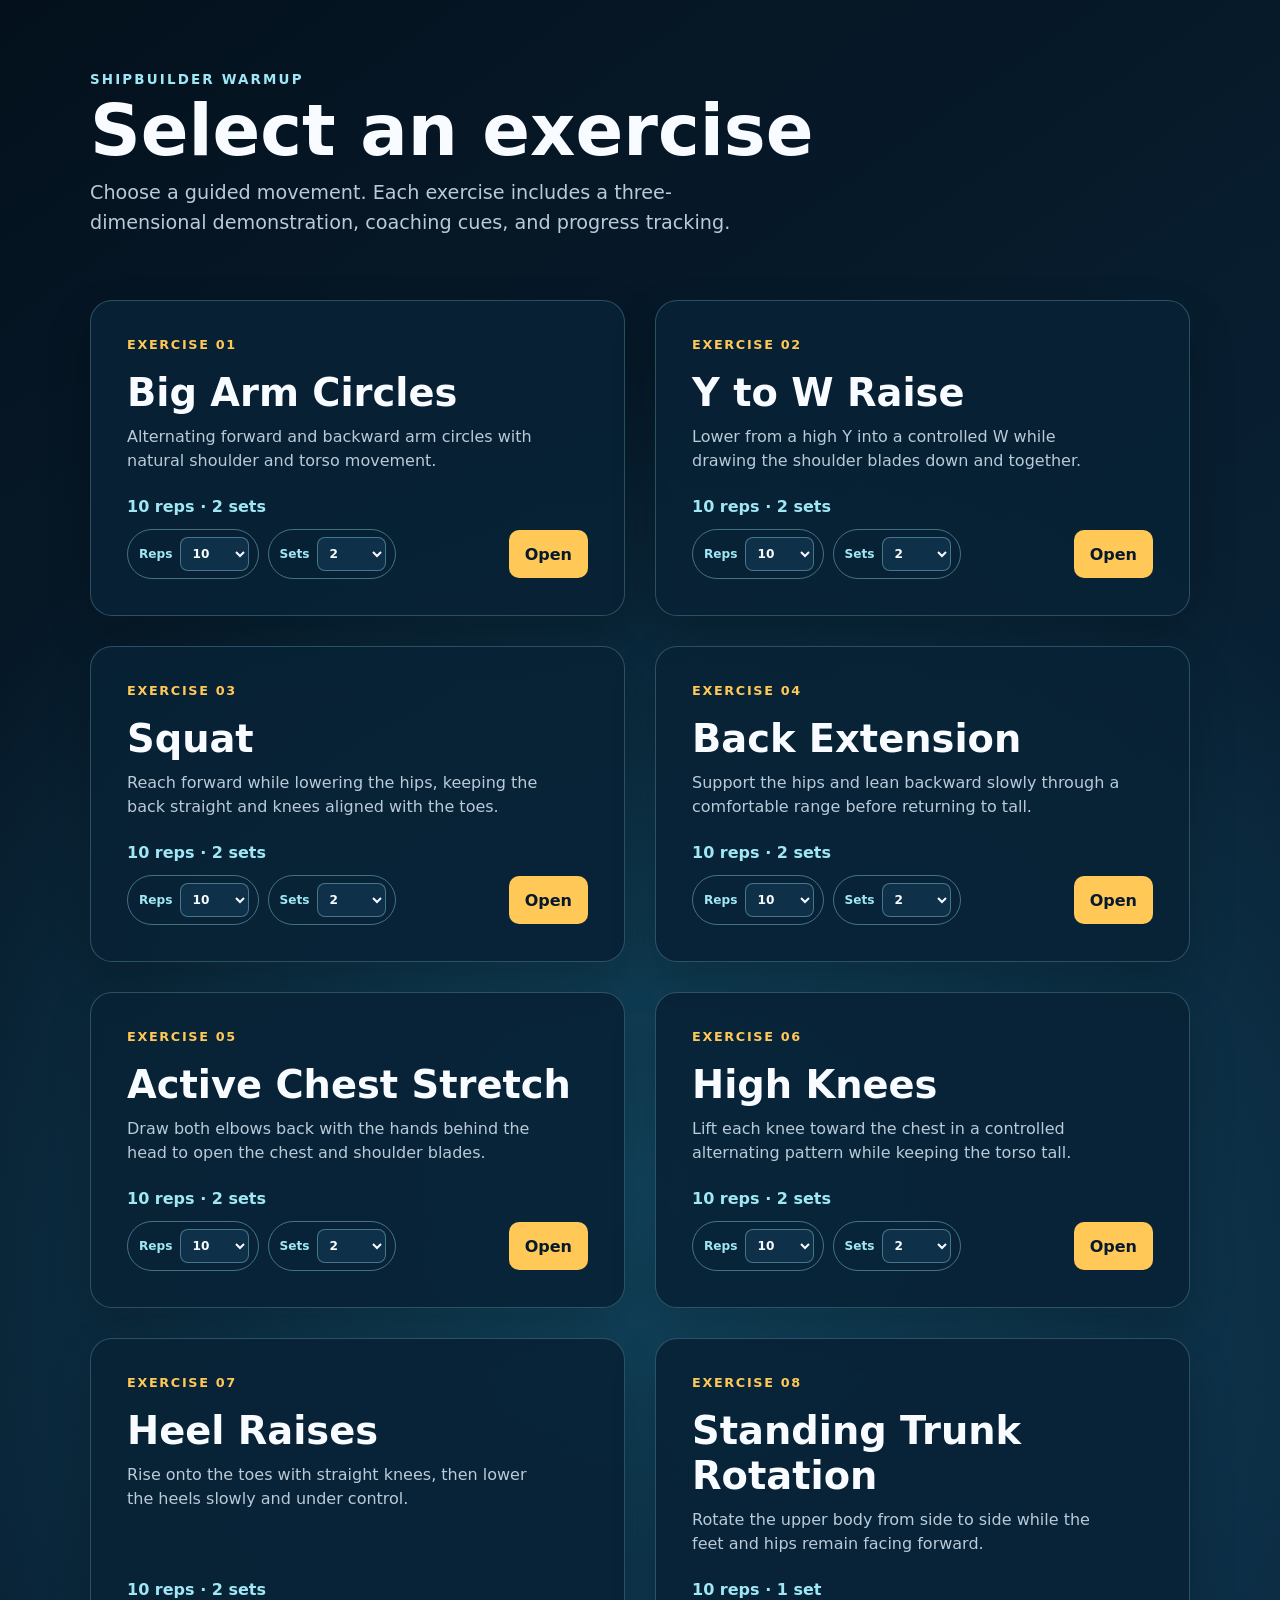
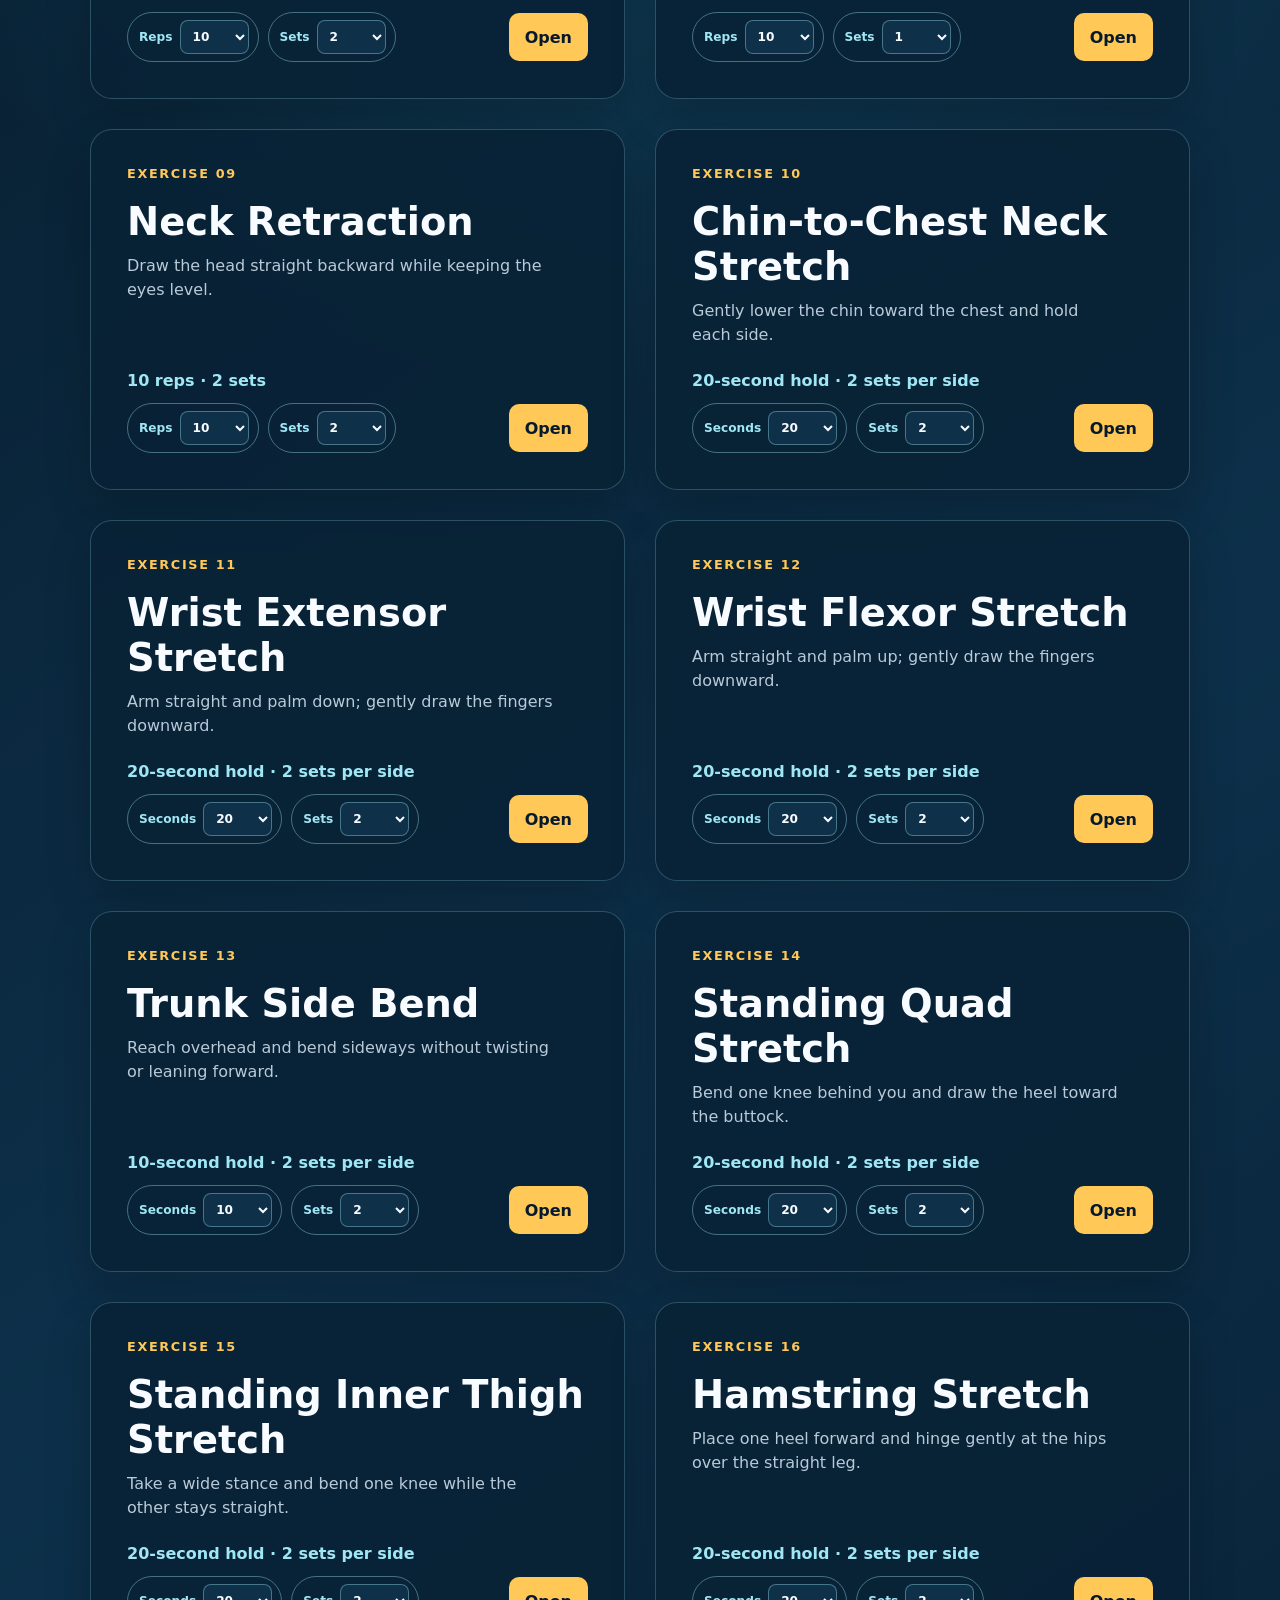
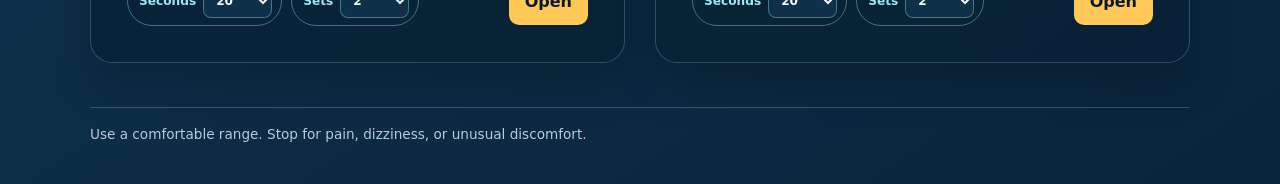
<file: index.html>
<!doctype html>
<html lang="en">
<head>
  <meta charset="utf-8">
  <meta name="viewport" content="width=device-width, initial-scale=1, viewport-fit=cover">
  <meta name="theme-color" content="#061525">
  <title>Shipbuilder Warmup — Exercise Selection</title>
  <link rel="stylesheet" href="exercise-settings.css?v=1">
  <style>
    :root {
      color-scheme: dark;
      font-family: "Segoe UI", system-ui, -apple-system, BlinkMacSystemFont, sans-serif;
      --navy-950: #04111d;
      --navy-800: #0a2941;
      --cyan-300: #9fe7f5;
      --gold: #ffc857;
      --white: #f8fbff;
      --muted: #b9cad8;
      --line: rgba(159, 231, 245, .24);
    }
    * { box-sizing: border-box; }
    html, body { min-width: 320px; min-height: 100%; margin: 0; }
    body {
      min-height: 100dvh;
      color: var(--white);
      background:
        radial-gradient(circle at 50% 35%, rgba(34, 130, 163, .38), transparent 36%),
        linear-gradient(145deg, var(--navy-950), #0d304a 72%, #09243a);
    }
    .home { width: min(1100px, calc(100% - 36px)); margin: 0 auto; padding: clamp(38px, 8vh, 88px) 0 42px; }
    .eyebrow { color: var(--cyan-300); font-size: .84rem; font-weight: 800; letter-spacing: .16em; text-transform: uppercase; }
    h1 { max-width: 760px; margin: 10px 0 12px; font-size: clamp(2.3rem, 5.5vw, 5rem); line-height: .98; }
    .intro { max-width: 660px; margin: 0; color: var(--muted); font-size: clamp(1rem, 1.5vw, 1.2rem); line-height: 1.55; }
    .exercises { display: grid; grid-template-columns: repeat(2, minmax(0, 1fr)); gap: clamp(18px, 3vw, 30px); margin-top: clamp(38px, 7vh, 72px); }
    .exercise {
      min-height: 260px;
      display: flex;
      flex-direction: column;
      padding: clamp(24px, 3vw, 36px);
      border: 1px solid var(--line);
      border-radius: 22px;
      background: rgba(8, 34, 54, .9);
      box-shadow: 0 20px 46px rgba(0, 0, 0, .2);
      transition: transform .18s ease, border-color .18s ease, background .18s ease;
    }
    .exercise:hover { transform: translateY(-4px); border-color: rgba(159, 231, 245, .72); background: rgba(13, 53, 80, .95); }
    .exercise-title { color: var(--white); text-decoration: none; }
    .exercise-title:hover { color: var(--cyan-300); }
    .exercise-title:focus-visible, .open-button:focus-visible { outline: 3px solid var(--gold); outline-offset: 4px; }
    .number { color: var(--gold); font-size: .8rem; font-weight: 850; letter-spacing: .13em; text-transform: uppercase; }
    h2 { margin: 18px 0 10px; font-size: clamp(1.65rem, 3vw, 2.45rem); }
    .exercise p { max-width: 430px; margin: 0; color: var(--muted); line-height: 1.5; }
    .meta { margin-top: auto; padding-top: 24px; color: var(--cyan-300); font-weight: 750; }
    .card-settings { display: flex; flex-wrap: wrap; align-items: center; gap: 9px; margin-top: 13px; }
    .open-button {
      display: inline-flex; align-items: center; justify-content: center; min-height: 48px;
      margin-left: auto; padding: 8px 16px; border-radius: 10px; background: var(--gold);
      color: #071a2d; font-weight: 850; text-decoration: none;
    }
    .open-button:hover { background: #ffd77b; }
    footer { margin-top: 44px; padding-top: 18px; border-top: 1px solid var(--line); color: var(--muted); font-size: .85rem; }
    @media (max-width: 700px) {
      .exercises { grid-template-columns: 1fr; }
      .exercise { min-height: 220px; }
    }
    @media (prefers-reduced-motion: reduce) { .exercise { transition: none; } }
  </style>
</head>
<body>
  <main class="home">
    <div class="eyebrow">Shipbuilder Warmup</div>
    <h1>Select an exercise</h1>
    <p class="intro">Choose a guided movement. Each exercise includes a three-dimensional demonstration, coaching cues, and progress tracking.</p>

    <section class="exercises" aria-label="Available exercises">
      <article class="exercise" data-exercise-id="big-arm-circles">
        <span class="number">Exercise 01</span>
        <h2><a class="exercise-title" href="big-arm-circles.html">Big Arm Circles</a></h2>
        <p>Alternating forward and backward arm circles with natural shoulder and torso movement.</p>
        <span class="meta" data-target-summary>10 reps · 2 sets</span>
        <div class="card-settings" aria-label="Big Arm Circles targets">
          <label class="setting-field">Reps <select data-setting="reps" aria-label="Big Arm Circles target repetitions"></select></label>
          <label class="setting-field">Sets <select data-setting="sets" aria-label="Big Arm Circles target sets"></select></label>
          <a class="open-button" href="big-arm-circles.html">Open</a>
        </div>
      </article>
      <article class="exercise" data-exercise-id="y-to-w-raise">
        <span class="number">Exercise 02</span>
        <h2><a class="exercise-title" href="y-to-w-raise.html">Y to W Raise</a></h2>
        <p>Lower from a high Y into a controlled W while drawing the shoulder blades down and together.</p>
        <span class="meta" data-target-summary>10 reps · 2 sets</span>
        <div class="card-settings" aria-label="Y to W Raise targets">
          <label class="setting-field">Reps <select data-setting="reps" aria-label="Y to W Raise target repetitions"></select></label>
          <label class="setting-field">Sets <select data-setting="sets" aria-label="Y to W Raise target sets"></select></label>
          <a class="open-button" href="y-to-w-raise.html">Open</a>
        </div>
      </article>
      <article class="exercise" data-exercise-id="squat">
        <span class="number">Exercise 03</span>
        <h2><a class="exercise-title" href="squat.html">Squat</a></h2>
        <p>Reach forward while lowering the hips, keeping the back straight and knees aligned with the toes.</p>
        <span class="meta" data-target-summary>10 reps · 2 sets</span>
        <div class="card-settings" aria-label="Squat targets">
          <label class="setting-field">Reps <select data-setting="reps" aria-label="Squat target repetitions"></select></label>
          <label class="setting-field">Sets <select data-setting="sets" aria-label="Squat target sets"></select></label>
          <a class="open-button" href="squat.html">Open</a>
        </div>
      </article>
      <article class="exercise" data-exercise-id="back-extension">
        <span class="number">Exercise 04</span>
        <h2><a class="exercise-title" href="back-extension.html">Back Extension</a></h2>
        <p>Support the hips and lean backward slowly through a comfortable range before returning to tall.</p>
        <span class="meta" data-target-summary>10 reps · 2 sets</span>
        <div class="card-settings" aria-label="Back Extension targets">
          <label class="setting-field">Reps <select data-setting="reps" aria-label="Back Extension target repetitions"></select></label>
          <label class="setting-field">Sets <select data-setting="sets" aria-label="Back Extension target sets"></select></label>
          <a class="open-button" href="back-extension.html">Open</a>
        </div>
      </article>
      <article class="exercise" data-exercise-id="active-chest-stretch">
        <span class="number">Exercise 05</span>
        <h2><a class="exercise-title" href="exercise.html?exercise=active-chest-stretch">Active Chest Stretch</a></h2>
        <p>Draw both elbows back with the hands behind the head to open the chest and shoulder blades.</p>
        <span class="meta" data-target-summary>10 reps · 2 sets</span>
        <div class="card-settings" aria-label="Active Chest Stretch targets">
          <label class="setting-field">Reps <select data-setting="reps" aria-label="Active Chest Stretch target repetitions"></select></label>
          <label class="setting-field">Sets <select data-setting="sets" aria-label="Active Chest Stretch target sets"></select></label>
          <a class="open-button" href="exercise.html?exercise=active-chest-stretch">Open</a>
        </div>
      </article>
      <article class="exercise" data-exercise-id="high-knees">
        <span class="number">Exercise 06</span>
        <h2><a class="exercise-title" href="exercise.html?exercise=high-knees">High Knees</a></h2>
        <p>Lift each knee toward the chest in a controlled alternating pattern while keeping the torso tall.</p>
        <span class="meta" data-target-summary>10 reps · 2 sets</span>
        <div class="card-settings" aria-label="High Knees targets">
          <label class="setting-field">Reps <select data-setting="reps" aria-label="High Knees target repetitions"></select></label>
          <label class="setting-field">Sets <select data-setting="sets" aria-label="High Knees target sets"></select></label>
          <a class="open-button" href="exercise.html?exercise=high-knees">Open</a>
        </div>
      </article>
      <article class="exercise" data-exercise-id="heel-raises">
        <span class="number">Exercise 07</span>
        <h2><a class="exercise-title" href="exercise.html?exercise=heel-raises">Heel Raises</a></h2>
        <p>Rise onto the toes with straight knees, then lower the heels slowly and under control.</p>
        <span class="meta" data-target-summary>10 reps · 2 sets</span>
        <div class="card-settings" aria-label="Heel Raises targets">
          <label class="setting-field">Reps <select data-setting="reps" aria-label="Heel Raises target repetitions"></select></label>
          <label class="setting-field">Sets <select data-setting="sets" aria-label="Heel Raises target sets"></select></label>
          <a class="open-button" href="exercise.html?exercise=heel-raises">Open</a>
        </div>
      </article>
      <article class="exercise" data-exercise-id="standing-trunk-rotation">
        <span class="number">Exercise 08</span>
        <h2><a class="exercise-title" href="exercise.html?exercise=standing-trunk-rotation">Standing Trunk Rotation</a></h2>
        <p>Rotate the upper body from side to side while the feet and hips remain facing forward.</p>
        <span class="meta" data-target-summary>10 reps · 1 set</span>
        <div class="card-settings" aria-label="Standing Trunk Rotation targets">
          <label class="setting-field">Reps <select data-setting="reps" aria-label="Standing Trunk Rotation target repetitions"></select></label>
          <label class="setting-field">Sets <select data-setting="sets" aria-label="Standing Trunk Rotation target sets"></select></label>
          <a class="open-button" href="exercise.html?exercise=standing-trunk-rotation">Open</a>
        </div>
      </article>
      <article class="exercise" data-exercise-id="neck-retraction">
        <span class="number">Exercise 09</span>
        <h2><a class="exercise-title" href="exercise.html?exercise=neck-retraction">Neck Retraction</a></h2>
        <p>Draw the head straight backward while keeping the eyes level.</p>
        <span class="meta" data-target-summary>10 reps · 2 sets</span>
        <div class="card-settings" aria-label="Neck Retraction targets">
          <label class="setting-field">Reps <select data-setting="reps" aria-label="Neck Retraction target repetitions"></select></label>
          <label class="setting-field">Sets <select data-setting="sets" aria-label="Neck Retraction target sets"></select></label>
          <a class="open-button" href="exercise.html?exercise=neck-retraction">Open</a>
        </div>
      </article>
      <article class="exercise" data-exercise-id="chin-to-chest-neck-stretch">
        <span class="number">Exercise 10</span>
        <h2><a class="exercise-title" href="exercise.html?exercise=chin-to-chest-neck-stretch">Chin-to-Chest Neck Stretch</a></h2>
        <p>Gently lower the chin toward the chest and hold each side.</p>
        <span class="meta" data-target-summary>20-second hold · 2 sets per side</span>
        <div class="card-settings" aria-label="Chin-to-Chest Neck Stretch targets">
          <label class="setting-field">Seconds <select data-setting="reps" aria-label="Chin-to-Chest Neck Stretch hold seconds"></select></label>
          <label class="setting-field">Sets <select data-setting="sets" aria-label="Chin-to-Chest Neck Stretch target sets per side"></select></label>
          <a class="open-button" href="exercise.html?exercise=chin-to-chest-neck-stretch">Open</a>
        </div>
      </article>
      <article class="exercise" data-exercise-id="wrist-extensor-stretch">
        <span class="number">Exercise 11</span>
        <h2><a class="exercise-title" href="exercise.html?exercise=wrist-extensor-stretch">Wrist Extensor Stretch</a></h2>
        <p>Arm straight and palm down; gently draw the fingers downward.</p>
        <span class="meta" data-target-summary>20-second hold · 2 sets per side</span>
        <div class="card-settings" aria-label="Wrist Extensor Stretch targets">
          <label class="setting-field">Seconds <select data-setting="reps" aria-label="Wrist Extensor Stretch hold seconds"></select></label>
          <label class="setting-field">Sets <select data-setting="sets" aria-label="Wrist Extensor Stretch target sets per side"></select></label>
          <a class="open-button" href="exercise.html?exercise=wrist-extensor-stretch">Open</a>
        </div>
      </article>
      <article class="exercise" data-exercise-id="wrist-flexor-stretch">
        <span class="number">Exercise 12</span>
        <h2><a class="exercise-title" href="exercise.html?exercise=wrist-flexor-stretch">Wrist Flexor Stretch</a></h2>
        <p>Arm straight and palm up; gently draw the fingers downward.</p>
        <span class="meta" data-target-summary>20-second hold · 2 sets per side</span>
        <div class="card-settings" aria-label="Wrist Flexor Stretch targets">
          <label class="setting-field">Seconds <select data-setting="reps" aria-label="Wrist Flexor Stretch hold seconds"></select></label>
          <label class="setting-field">Sets <select data-setting="sets" aria-label="Wrist Flexor Stretch target sets per side"></select></label>
          <a class="open-button" href="exercise.html?exercise=wrist-flexor-stretch">Open</a>
        </div>
      </article>
      <article class="exercise" data-exercise-id="trunk-side-bend">
        <span class="number">Exercise 13</span>
        <h2><a class="exercise-title" href="exercise.html?exercise=trunk-side-bend">Trunk Side Bend</a></h2>
        <p>Reach overhead and bend sideways without twisting or leaning forward.</p>
        <span class="meta" data-target-summary>10-second hold · 2 sets per side</span>
        <div class="card-settings" aria-label="Trunk Side Bend targets">
          <label class="setting-field">Seconds <select data-setting="reps" aria-label="Trunk Side Bend hold seconds"></select></label>
          <label class="setting-field">Sets <select data-setting="sets" aria-label="Trunk Side Bend target sets per side"></select></label>
          <a class="open-button" href="exercise.html?exercise=trunk-side-bend">Open</a>
        </div>
      </article>
      <article class="exercise" data-exercise-id="standing-quad-stretch">
        <span class="number">Exercise 14</span>
        <h2><a class="exercise-title" href="exercise.html?exercise=standing-quad-stretch">Standing Quad Stretch</a></h2>
        <p>Bend one knee behind you and draw the heel toward the buttock.</p>
        <span class="meta" data-target-summary>20-second hold · 2 sets per side</span>
        <div class="card-settings" aria-label="Standing Quad Stretch targets">
          <label class="setting-field">Seconds <select data-setting="reps" aria-label="Standing Quad Stretch hold seconds"></select></label>
          <label class="setting-field">Sets <select data-setting="sets" aria-label="Standing Quad Stretch target sets per side"></select></label>
          <a class="open-button" href="exercise.html?exercise=standing-quad-stretch">Open</a>
        </div>
      </article>
      <article class="exercise" data-exercise-id="standing-inner-thigh-stretch">
        <span class="number">Exercise 15</span>
        <h2><a class="exercise-title" href="exercise.html?exercise=standing-inner-thigh-stretch">Standing Inner Thigh Stretch</a></h2>
        <p>Take a wide stance and bend one knee while the other stays straight.</p>
        <span class="meta" data-target-summary>20-second hold · 2 sets per side</span>
        <div class="card-settings" aria-label="Standing Inner Thigh Stretch targets">
          <label class="setting-field">Seconds <select data-setting="reps" aria-label="Standing Inner Thigh Stretch hold seconds"></select></label>
          <label class="setting-field">Sets <select data-setting="sets" aria-label="Standing Inner Thigh Stretch target sets per side"></select></label>
          <a class="open-button" href="exercise.html?exercise=standing-inner-thigh-stretch">Open</a>
        </div>
      </article>
      <article class="exercise" data-exercise-id="hamstring-stretch">
        <span class="number">Exercise 16</span>
        <h2><a class="exercise-title" href="exercise.html?exercise=hamstring-stretch">Hamstring Stretch</a></h2>
        <p>Place one heel forward and hinge gently at the hips over the straight leg.</p>
        <span class="meta" data-target-summary>20-second hold · 2 sets per side</span>
        <div class="card-settings" aria-label="Hamstring Stretch targets">
          <label class="setting-field">Seconds <select data-setting="reps" aria-label="Hamstring Stretch hold seconds"></select></label>
          <label class="setting-field">Sets <select data-setting="sets" aria-label="Hamstring Stretch target sets per side"></select></label>
          <a class="open-button" href="exercise.html?exercise=hamstring-stretch">Open</a>
        </div>
      </article>
    </section>

    <footer>Use a comfortable range. Stop for pain, dizziness, or unusual discomfort.</footer>
  </main>
  <script type="module" src="home-settings.js?v=4"></script>
</body>
</html>
</file>
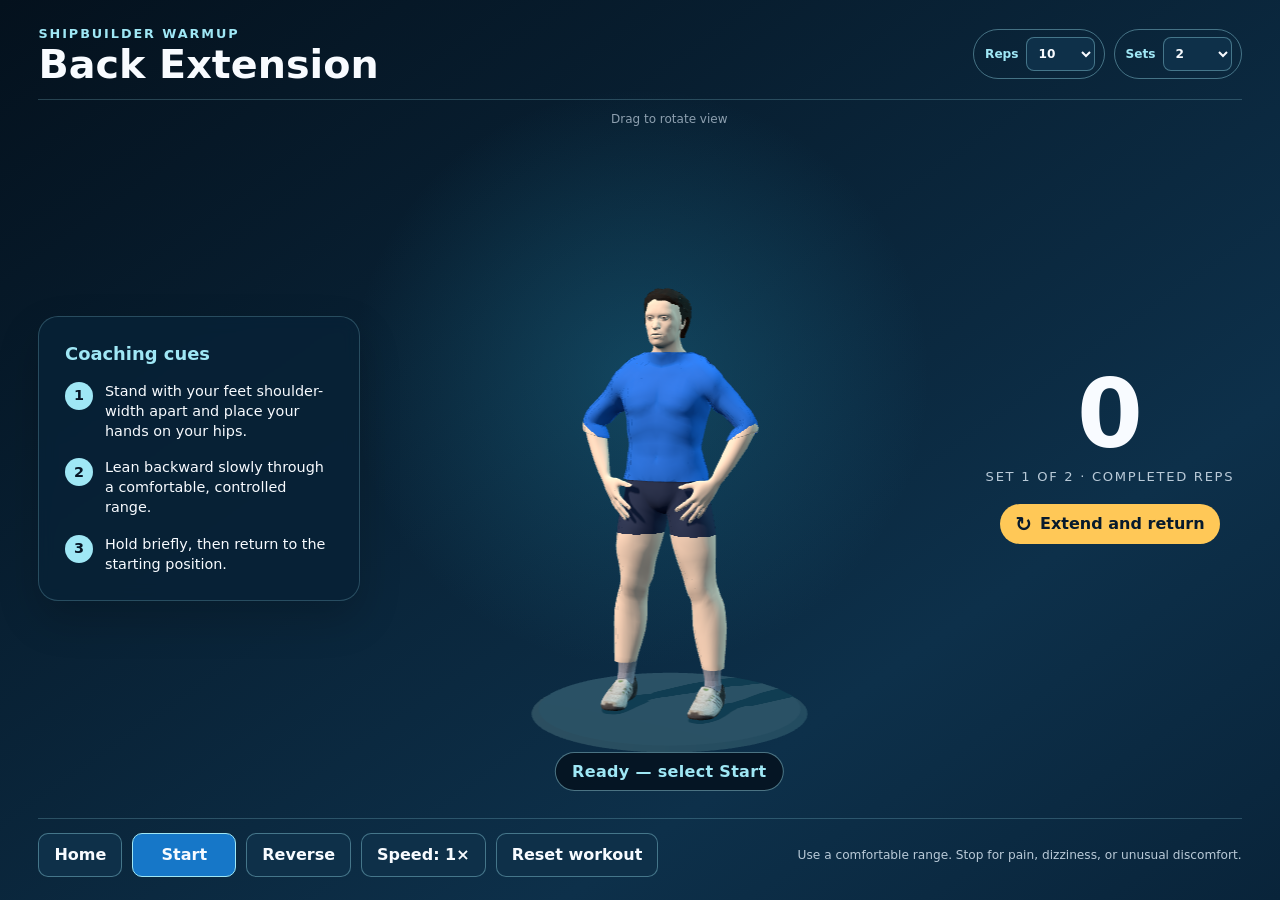
<file: back-extension.html>
<!doctype html>
<html lang="en">
<head>
  <meta charset="utf-8">
  <meta name="viewport" content="width=device-width, initial-scale=1, viewport-fit=cover">
  <meta name="theme-color" content="#061525">
  <title>Shipbuilder Warmup — Back Extension</title>
  <link rel="stylesheet" href="exercise-settings.css?v=1">
  <style>
    :root {
      color-scheme: dark;
      font-family: "Segoe UI", system-ui, -apple-system, BlinkMacSystemFont, sans-serif;
      --navy-950: #04111d;
      --navy-900: #061b2d;
      --navy-800: #0a2941;
      --navy-700: #103a58;
      --cyan-300: #9fe7f5;
      --cyan-400: #50c4e7;
      --blue-500: #1677c8;
      --gold: #ffc857;
      --white: #f8fbff;
      --muted: #b9cad8;
      --panel: rgba(8, 34, 54, .87);
      --line: rgba(159, 231, 245, .22);
    }

    * { box-sizing: border-box; }
    html, body { width: 100%; min-width: 320px; min-height: 100%; margin: 0; }
    body {
      min-height: 100dvh;
      overflow: hidden;
      color: var(--white);
      background:
        radial-gradient(circle at 50% 42%, rgba(34, 130, 163, .36), transparent 35%),
        linear-gradient(145deg, var(--navy-950), #0d304a 72%, #09243a);
    }
    button, .home-button { font: inherit; }

    .app {
      height: 100dvh;
      display: grid;
      grid-template-rows: auto minmax(0, 1fr) auto;
      padding: clamp(14px, 1.8vw, 28px) clamp(16px, 3vw, 48px);
    }

    header, footer {
      display: flex;
      align-items: center;
      justify-content: space-between;
      gap: 18px;
    }
    header { padding-bottom: 14px; border-bottom: 1px solid var(--line); }
    footer { padding-top: 14px; border-top: 1px solid var(--line); }
    .eyebrow {
      text-decoration: none;
      color: var(--cyan-300);
      font-weight: 750;
      font-size: clamp(.75rem, 1vw, .92rem);
      letter-spacing: .15em;
      text-transform: uppercase;
    }
    h1 { margin: 3px 0 0; font-size: clamp(1.9rem, 3.1vw, 3.5rem); line-height: 1; }
    .badge {
      flex: 0 0 auto;
      padding: 9px 15px;
      border: 1px solid rgba(159, 231, 245, .4);
      border-radius: 999px;
      color: var(--cyan-300);
      font-weight: 700;
      font-size: clamp(.82rem, 1vw, 1rem);
    }

    main {
      min-height: 0;
      display: grid;
      grid-template-columns: minmax(220px, .88fr) minmax(420px, 1.55fr) minmax(190px, .72fr);
      gap: clamp(14px, 2vw, 32px);
      align-items: center;
    }
    .panel {
      position: relative;
      z-index: 8;
      padding: clamp(18px, 2vw, 28px);
      border: 1px solid var(--line);
      border-radius: 20px;
      background: var(--panel);
      box-shadow: 0 18px 42px rgba(0, 0, 0, .18);
      backdrop-filter: blur(8px);
    }
    .panel h2 { margin: 0 0 18px; color: var(--cyan-300); font-size: clamp(1.1rem, 1.4vw, 1.45rem); }
    .cue { display: grid; grid-template-columns: 29px 1fr; gap: 11px; margin: 17px 0; font-size: clamp(.9rem, 1.12vw, 1.1rem); line-height: 1.38; }
    .cue:last-child { margin-bottom: 0; }
    .num { width: 28px; height: 28px; display: grid; place-items: center; border-radius: 50%; background: var(--cyan-300); color: #061525; font-weight: 850; }

    .stage {
      position: relative;
      min-width: 0;
      height: 100%;
      min-height: 420px;
      overflow: visible;
      isolation: isolate;
    }
    .three-stage { position: absolute; inset: 0; overflow: hidden; border-radius: 18px; }
    .three-stage canvas { width: 100%; height: 100%; display: block; touch-action: none; }
    .three-stage::after {
      content: "Drag to rotate view";
      position: absolute; top: 12px; left: 50%; transform: translateX(-50%);
      color: rgba(185, 202, 216, .75); font-size: .75rem; white-space: nowrap;
      pointer-events: none;
    }
    .render-error { margin: 30% auto 0; max-width: 340px; color: var(--gold); text-align: center; line-height: 1.5; }
    .ready-overlay {
      position: absolute;
      left: 50%; bottom: clamp(16px, 3vh, 38px);
      z-index: 9;
      transform: translateX(-50%);
      padding: 9px 16px;
      border: 1px solid rgba(159, 231, 245, .45);
      border-radius: 999px;
      background: rgba(4, 17, 29, .82);
      color: var(--cyan-300);
      font-weight: 700;
      letter-spacing: .02em;
      white-space: nowrap;
      transition: opacity .22s ease, transform .22s ease;
    }
    .has-started .ready-overlay { opacity: 0; transform: translate(-50%, 8px); }

    .rep { position: relative; z-index: 8; text-align: center; }
    .count { font-size: clamp(4.6rem, 7.4vw, 7rem); font-weight: 850; line-height: .85; font-variant-numeric: tabular-nums; }
    .label { margin-top: 14px; color: var(--muted); font-size: .82rem; letter-spacing: .13em; text-transform: uppercase; }
    .direction { display: inline-flex; align-items: center; gap: 8px; margin-top: 20px; padding: 10px 15px; border-radius: 999px; background: var(--gold); color: #071a2d; font-weight: 800; }
    .direction::before { content: "↻"; font-size: 1.25em; line-height: 1; }
    .reverse-mode .direction::before { content: "↺"; }

    .controls { display: flex; flex-wrap: wrap; gap: 10px; }
    button, .home-button {
      display: inline-flex;
      align-items: center;
      justify-content: center;
      min-height: 44px;
      padding: 9px 15px;
      border: 1px solid rgba(159, 231, 245, .38);
      border-radius: 10px;
      background: #0e3049;
      color: var(--white);
      font-weight: 700;
      cursor: pointer;
      text-decoration: none;
      transition: background .15s ease, border-color .15s ease, transform .15s ease;
    }
    button:hover, .home-button:hover { background: #164765; border-color: rgba(159, 231, 245, .72); }
    button:active, .home-button:active { transform: translateY(1px); }
    button:focus-visible, .home-button:focus-visible { outline: 3px solid var(--gold); outline-offset: 2px; }
    .primary { min-width: 104px; border-color: var(--cyan-300); background: var(--blue-500); }
    .primary:hover { background: #1d8ddd; }
    .safety { max-width: 540px; color: var(--muted); font-size: clamp(.76rem, .92vw, .88rem); line-height: 1.35; text-align: right; }
    .sr-only { position: absolute; width: 1px; height: 1px; padding: 0; margin: -1px; overflow: hidden; clip: rect(0,0,0,0); white-space: nowrap; border: 0; }

    @media (max-width: 1020px) {
      main { grid-template-columns: minmax(190px, .9fr) minmax(380px, 1.55fr); }
      .rep { position: absolute; right: clamp(18px, 3vw, 40px); top: 105px; }
      .count { font-size: clamp(3.8rem, 8vw, 5.2rem); }
      .direction { margin-top: 12px; }
      .safety { max-width: 340px; }
    }
    @media (max-width: 720px) {
      body { overflow: auto; }
      .app { min-height: 100dvh; height: auto; }
      header { align-items: flex-start; }
      .badge { max-width: 145px; text-align: center; }
      main { min-height: 590px; grid-template-columns: 1fr; }
      .panel { display: none; }
      .stage { min-height: 590px; }
      .rep { top: 102px; right: 18px; }
      footer { align-items: flex-start; flex-direction: column; }
      .controls { width: 100%; display: grid; grid-template-columns: repeat(2, minmax(0, 1fr)); }
      .safety { max-width: none; text-align: left; }
    }
    @media (max-height: 670px) and (min-width: 721px) {
      .app { padding-top: 10px; padding-bottom: 10px; }
      header { padding-bottom: 8px; }
      footer { padding-top: 8px; }
      .panel { padding: 16px; }
      .cue { margin: 10px 0; }
    }
    @media (prefers-reduced-motion: reduce) {
      button, .ready-overlay, .guide { transition: none; }
    }
  </style>
</head>
<body>
  <div class="app" id="app">
    <header>
      <div>
        <a class="eyebrow" href="index.html">Shipbuilder Warmup</a>
        <h1 id="exercise-title">Back Extension</h1>
      </div>
      <div class="workout-settings" aria-label="Exercise targets">
        <label class="setting-field">Reps <select id="target-reps" aria-label="Target repetitions"></select></label>
        <label class="setting-field">Sets <select id="target-sets" aria-label="Target sets"></select></label>
      </div>
    </header>

    <main>
      <section class="panel" aria-labelledby="coaching-title">
        <h2 id="coaching-title">Coaching cues</h2>
        <div id="cue-list"></div>
      </section>

      <section class="stage" id="stage" aria-label="Exercise demonstration">
        <div class="three-stage" id="three-stage" role="img" aria-label="Three-dimensional adult model demonstrating a standing back extension"></div>
        <div class="ready-overlay" id="status">Ready — select Start</div>
      </section>

      <section class="rep" aria-label="Repetition status">
        <div class="count" id="count" aria-live="polite">0</div>
        <div class="label" id="progress-label">Set 1 of 2 · completed reps</div>
        <div class="direction" id="direction">Extend and return</div>
      </section>
    </main>

    <footer>
      <div class="controls" aria-label="Exercise controls">
        <a class="home-button" href="index.html">Home</a>
        <button class="primary" id="toggle" type="button">Start</button>
        <button id="reverse" type="button">Reverse</button>
        <button id="speed" type="button">Speed: 1×</button>
        <button id="reset" type="button">Reset workout</button>
      </div>
      <div class="safety" id="safety-message">Use a comfortable range. Stop for pain, dizziness, or unusual discomfort.</div>
    </footer>
    <div class="sr-only" id="announcement" aria-live="polite"></div>
  </div>

  <script type="text/plain" id="retired-2d-controller">
    (() => {
      // Exercise-specific content and motion constants are kept together so a
      // later exercise can reuse the shell, controls, and timing controller.
      const exercise = {
        id: 'big-arm-circles',
        title: 'Big Arm Circles',
        repsPerDirection: 10,
        secondsPerRep: 4,
        speeds: [0.6, 1, 1.4],
        cues: [
          'Stand tall with feet shoulder-width apart.',
          'Keep arms long and shoulders relaxed.',
          'Use smooth, controlled circles through a comfortable range.'
        ],
        safety: 'Use a comfortable range. Stop for pain, dizziness, or unusual discomfort.'
      };

      const app = document.getElementById('app');
      const stage = document.getElementById('stage');
      const motionSpace = document.getElementById('motion-space');
      const leftArm = document.getElementById('left-arm');
      const rightArm = document.getElementById('right-arm');
      const torsoCore = document.getElementById('torso-core');
      const armSegments = {
        left: {
          upper: document.getElementById('left-upper'), forearm: document.getElementById('left-forearm'), hand: document.getElementById('left-hand'),
          shoulder: { x: 408, y: 466 }, outward: -1
        },
        right: {
          upper: document.getElementById('right-upper'), forearm: document.getElementById('right-forearm'), hand: document.getElementById('right-hand'),
          shoulder: { x: 592, y: 466 }, outward: 1
        }
      };

      // Paint the sleeve roots beneath the torso. This gives the upper body
      // a continuous silhouette; only forearms emerge from their cuffs.
      torsoCore.insertBefore(rightArm, torsoCore.firstChild);
      torsoCore.insertBefore(leftArm, torsoCore.firstChild);
      const count = document.getElementById('count');
      const directionLabel = document.getElementById('direction');
      const status = document.getElementById('status');
      const announcement = document.getElementById('announcement');
      const toggle = document.getElementById('toggle');
      const reverse = document.getElementById('reverse');
      const speed = document.getElementById('speed');
      const reset = document.getElementById('reset');

      const speeds = exercise.speeds;
      const baseSecondsPerRep = exercise.secondsPerRep;
      let speedIndex = 1;
      let started = false;
      let running = false;
      let direction = 1;
      let angle = 0;
      let distanceSinceRep = 0;
      let reps = 0;
      let lastTime = performance.now();

      document.getElementById('exercise-title').textContent = exercise.title;
      document.getElementById('rep-guidance').textContent = `${exercise.repsPerDirection} repetitions each direction`;
      document.getElementById('safety-message').textContent = exercise.safety;
      document.getElementById('cue-list').innerHTML = exercise.cues.map((cue, index) =>
        `<div class="cue"><span class="num">${index + 1}</span><span>${cue}</span></div>`
      ).join('');

      function resizeModel() {
        const rect = stage.getBoundingClientRect();
        const scale = Math.min(rect.height / 1400, rect.width / 1000, 0.52);
        motionSpace.style.setProperty('--model-scale', Math.max(scale, 0.18).toFixed(4));
      }

      function setPose() {
        const normalized = ((angle % 360) + 360) % 360;
        const phase = normalized * Math.PI / 180;
        const leftCircle = 62 * Math.sin(phase);
        const rightCircle = 62 * Math.sin(phase + Math.PI);
        const torsoRoll = 4.4 * Math.sin(phase);
        const torsoShift = 12 * Math.sin(phase);

        // The body and both shoulders are one hierarchy. Arms rotate around
        // their actual shoulder centres while the torso gently shifts and
        // rolls with the alternating freestyle rhythm from the reference.
        torsoCore.setAttribute('transform', `translate(${torsoShift} 0) rotate(${torsoRoll} 500 790)`);
        // Each arm is drawn from its shoulder through its elbow to its hand.
        // This endpoint model cannot shift a limb independently of its joint.
        const drawArm = (arm, sweep) => {
          const radians = sweep * Math.PI / 180;
          const shoulder = arm.shoulder;
          const elbow = {
            x: shoulder.x + (arm.outward * 145 * Math.cos(radians)),
            y: shoulder.y - (145 * Math.sin(radians))
          };
          const hand = {
            x: shoulder.x + (arm.outward * 305 * Math.cos(radians)),
            y: shoulder.y - (305 * Math.sin(radians))
          };
          const line = (element, start, end) => {
            element.setAttribute('x1', start.x); element.setAttribute('y1', start.y);
            element.setAttribute('x2', end.x); element.setAttribute('y2', end.y);
          };
          line(arm.upper, shoulder, elbow);
          line(arm.forearm, elbow, hand);
          arm.hand.setAttribute('cx', hand.x); arm.hand.setAttribute('cy', hand.y);
        };
        drawArm(armSegments.left, leftCircle);
        drawArm(armSegments.right, rightCircle);

        const leftBehind = Math.cos(phase) < 0;
        const rightBehind = !leftBehind;
        leftArm.classList.toggle('behind', leftBehind);
        rightArm.classList.toggle('behind', rightBehind);
      }

      function renderTime(now) {
        const delta = Math.min((now - lastTime) / 1000, 0.08);
        lastTime = now;
        if (running) {
          const degreesPerSecond = 360 / (baseSecondsPerRep / speeds[speedIndex]);
          const travel = degreesPerSecond * delta;
          angle += travel * direction;
          distanceSinceRep += travel;
          while (distanceSinceRep >= 360) {
            distanceSinceRep -= 360;
            reps += 1;
            count.textContent = reps;
            announcement.textContent = `Repetition ${reps} complete`;
          }
          setPose();
        }
        requestAnimationFrame(renderTime);
      }

      function setRunning(next) {
        if (!started) {
          started = true;
          app.classList.add('has-started');
        }
        running = next;
        toggle.textContent = running ? 'Pause' : 'Resume';
        status.textContent = running ? 'Exercise in progress' : 'Paused';
        announcement.textContent = running ? 'Exercise started' : 'Exercise paused';
      }

      toggle.addEventListener('click', () => setRunning(!running));
      reverse.addEventListener('click', () => {
        direction *= -1;
        distanceSinceRep = 0;
        const isForward = direction === 1;
        app.classList.toggle('reverse-mode', !isForward);
        directionLabel.textContent = isForward ? 'Forward circles' : 'Backward circles';
        announcement.textContent = isForward ? 'Forward direction selected' : 'Reverse direction selected';
      });
      speed.addEventListener('click', () => {
        speedIndex = (speedIndex + 1) % speeds.length;
        speed.textContent = `Speed: ${speeds[speedIndex]}×`;
        announcement.textContent = `Speed ${speeds[speedIndex]} times`;
      });
      reset.addEventListener('click', () => {
        reps = 0;
        distanceSinceRep = 0;
        count.textContent = '0';
        announcement.textContent = 'Repetition count reset';
      });

      document.addEventListener('keydown', (event) => {
        if (event.code === 'Space') { event.preventDefault(); toggle.click(); }
        else if (event.key.toLowerCase() === 'r') reverse.click();
        else if (event.key.toLowerCase() === 'f') document.documentElement.requestFullscreen?.();
      });
      window.addEventListener('resize', resizeModel);
      new ResizeObserver(resizeModel).observe(stage);
      resizeModel();
      setPose();
      requestAnimationFrame(renderTime);

      // Minimal diagnostic surface used by the POC's browser verification.
      // Upper-arm start points share the torso transform with their shoulder
      // anchors. This reports the actual endpoint error in model coordinates.
      window.__warmupPOC = {
        exercise,
        state: () => ({ started, running, direction, speed: speeds[speedIndex], reps, angle, distanceSinceRep }),
        setAngle: value => { angle = Number(value) || 0; setPose(); },
        connectionCheck: () => ({
          connected: [armSegments.left, armSegments.right].every(arm =>
            Math.abs(Number(arm.upper.getAttribute('x1')) - arm.shoulder.x) < .001 &&
            Math.abs(Number(arm.upper.getAttribute('y1')) - arm.shoulder.y) < .001
          ),
          maxShoulderGapPx: Math.max(...[armSegments.left, armSegments.right].map(arm => Math.hypot(
            Number(arm.upper.getAttribute('x1')) - arm.shoulder.x,
            Number(arm.upper.getAttribute('y1')) - arm.shoulder.y
          ))),
          torsoMovesWithArms: true,
          shoulderAnchors: ['left-arm → left shoulder', 'right-arm → right shoulder']
        })
      };
    })();
  </script>
  <script type="module" src="back-extension-app.js?v=targets-1"></script>
</body>
</html>
</file>
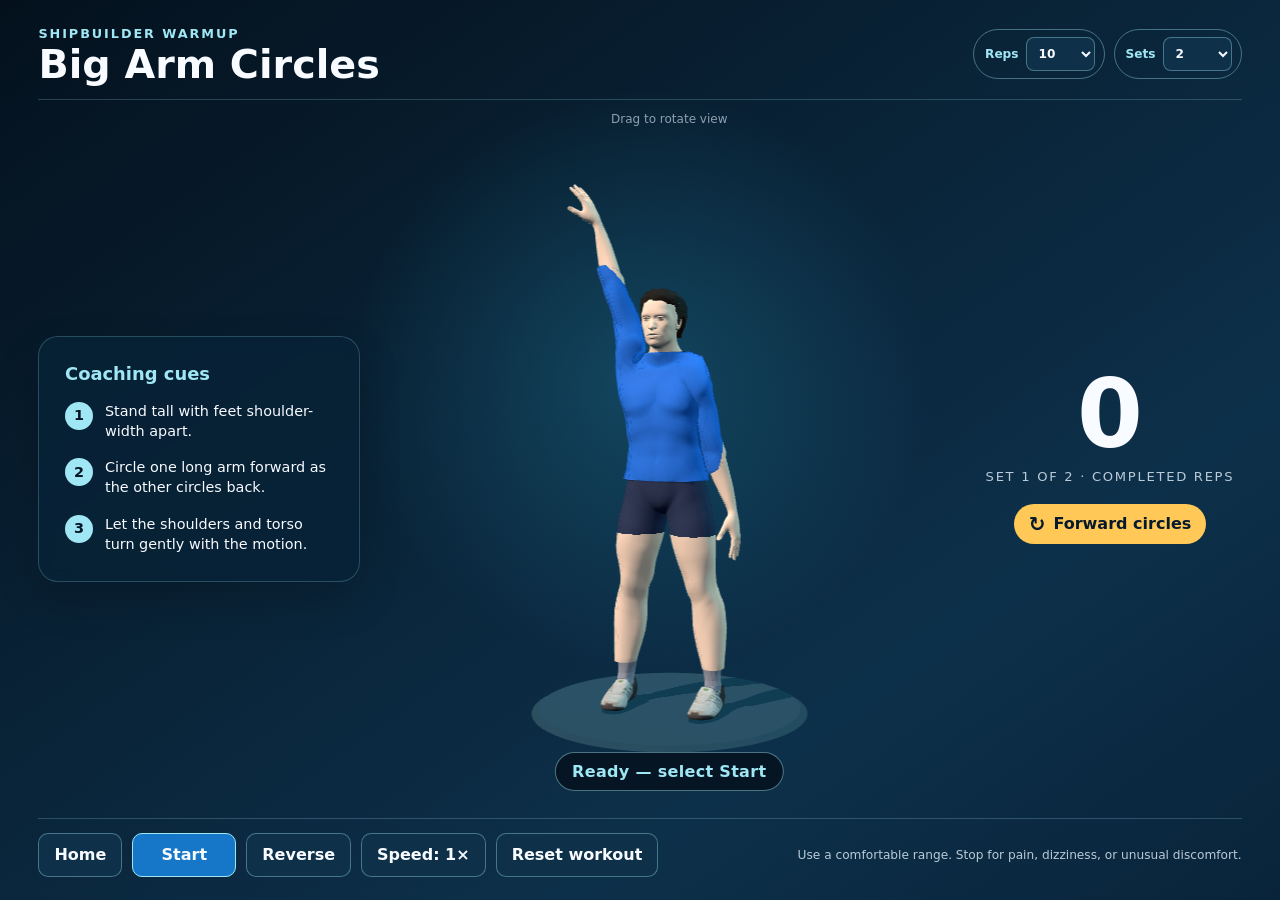
<file: big-arm-circles.html>
<!doctype html>
<html lang="en">
<head>
  <meta charset="utf-8">
  <meta name="viewport" content="width=device-width, initial-scale=1, viewport-fit=cover">
  <meta name="theme-color" content="#061525">
  <title>Shipbuilder Warmup — Big Arm Circles</title>
  <link rel="stylesheet" href="exercise-settings.css?v=1">
  <style>
    :root {
      color-scheme: dark;
      font-family: "Segoe UI", system-ui, -apple-system, BlinkMacSystemFont, sans-serif;
      --navy-950: #04111d;
      --navy-900: #061b2d;
      --navy-800: #0a2941;
      --navy-700: #103a58;
      --cyan-300: #9fe7f5;
      --cyan-400: #50c4e7;
      --blue-500: #1677c8;
      --gold: #ffc857;
      --white: #f8fbff;
      --muted: #b9cad8;
      --panel: rgba(8, 34, 54, .87);
      --line: rgba(159, 231, 245, .22);
    }

    * { box-sizing: border-box; }
    html, body { width: 100%; min-width: 320px; min-height: 100%; margin: 0; }
    body {
      min-height: 100dvh;
      overflow: hidden;
      color: var(--white);
      background:
        radial-gradient(circle at 50% 42%, rgba(34, 130, 163, .36), transparent 35%),
        linear-gradient(145deg, var(--navy-950), #0d304a 72%, #09243a);
    }
    button, .home-button { font: inherit; }

    .app {
      height: 100dvh;
      display: grid;
      grid-template-rows: auto minmax(0, 1fr) auto;
      padding: clamp(14px, 1.8vw, 28px) clamp(16px, 3vw, 48px);
    }

    header, footer {
      display: flex;
      align-items: center;
      justify-content: space-between;
      gap: 18px;
    }
    header { padding-bottom: 14px; border-bottom: 1px solid var(--line); }
    footer { padding-top: 14px; border-top: 1px solid var(--line); }
    .eyebrow {
      text-decoration: none;
      color: var(--cyan-300);
      font-weight: 750;
      font-size: clamp(.75rem, 1vw, .92rem);
      letter-spacing: .15em;
      text-transform: uppercase;
    }
    h1 { margin: 3px 0 0; font-size: clamp(1.9rem, 3.1vw, 3.5rem); line-height: 1; }
    .badge {
      flex: 0 0 auto;
      padding: 9px 15px;
      border: 1px solid rgba(159, 231, 245, .4);
      border-radius: 999px;
      color: var(--cyan-300);
      font-weight: 700;
      font-size: clamp(.82rem, 1vw, 1rem);
    }

    main {
      min-height: 0;
      display: grid;
      grid-template-columns: minmax(220px, .88fr) minmax(420px, 1.55fr) minmax(190px, .72fr);
      gap: clamp(14px, 2vw, 32px);
      align-items: center;
    }
    .panel {
      position: relative;
      z-index: 8;
      padding: clamp(18px, 2vw, 28px);
      border: 1px solid var(--line);
      border-radius: 20px;
      background: var(--panel);
      box-shadow: 0 18px 42px rgba(0, 0, 0, .18);
      backdrop-filter: blur(8px);
    }
    .panel h2 { margin: 0 0 18px; color: var(--cyan-300); font-size: clamp(1.1rem, 1.4vw, 1.45rem); }
    .cue { display: grid; grid-template-columns: 29px 1fr; gap: 11px; margin: 17px 0; font-size: clamp(.9rem, 1.12vw, 1.1rem); line-height: 1.38; }
    .cue:last-child { margin-bottom: 0; }
    .num { width: 28px; height: 28px; display: grid; place-items: center; border-radius: 50%; background: var(--cyan-300); color: #061525; font-weight: 850; }

    .stage {
      position: relative;
      min-width: 0;
      height: 100%;
      min-height: 420px;
      overflow: visible;
      isolation: isolate;
    }
    .three-stage { position: absolute; inset: 0; overflow: hidden; border-radius: 18px; }
    .three-stage canvas { width: 100%; height: 100%; display: block; touch-action: none; }
    .three-stage::after {
      content: "Drag to rotate view";
      position: absolute; top: 12px; left: 50%; transform: translateX(-50%);
      color: rgba(185, 202, 216, .75); font-size: .75rem; white-space: nowrap;
      pointer-events: none;
    }
    .render-error { margin: 30% auto 0; max-width: 340px; color: var(--gold); text-align: center; line-height: 1.5; }
    .ready-overlay {
      position: absolute;
      left: 50%; bottom: clamp(16px, 3vh, 38px);
      z-index: 9;
      transform: translateX(-50%);
      padding: 9px 16px;
      border: 1px solid rgba(159, 231, 245, .45);
      border-radius: 999px;
      background: rgba(4, 17, 29, .82);
      color: var(--cyan-300);
      font-weight: 700;
      letter-spacing: .02em;
      white-space: nowrap;
      transition: opacity .22s ease, transform .22s ease;
    }
    .has-started .ready-overlay { opacity: 0; transform: translate(-50%, 8px); }

    .rep { position: relative; z-index: 8; text-align: center; }
    .count { font-size: clamp(4.6rem, 7.4vw, 7rem); font-weight: 850; line-height: .85; font-variant-numeric: tabular-nums; }
    .label { margin-top: 14px; color: var(--muted); font-size: .82rem; letter-spacing: .13em; text-transform: uppercase; }
    .direction { display: inline-flex; align-items: center; gap: 8px; margin-top: 20px; padding: 10px 15px; border-radius: 999px; background: var(--gold); color: #071a2d; font-weight: 800; }
    .direction::before { content: "↻"; font-size: 1.25em; line-height: 1; }
    .reverse-mode .direction::before { content: "↺"; }

    .controls { display: flex; flex-wrap: wrap; gap: 10px; }
    button, .home-button {
      display: inline-flex;
      align-items: center;
      justify-content: center;
      min-height: 44px;
      padding: 9px 15px;
      border: 1px solid rgba(159, 231, 245, .38);
      border-radius: 10px;
      background: #0e3049;
      color: var(--white);
      font-weight: 700;
      cursor: pointer;
      text-decoration: none;
      transition: background .15s ease, border-color .15s ease, transform .15s ease;
    }
    button:hover, .home-button:hover { background: #164765; border-color: rgba(159, 231, 245, .72); }
    button:active, .home-button:active { transform: translateY(1px); }
    button:focus-visible, .home-button:focus-visible { outline: 3px solid var(--gold); outline-offset: 2px; }
    .primary { min-width: 104px; border-color: var(--cyan-300); background: var(--blue-500); }
    .primary:hover { background: #1d8ddd; }
    .safety { max-width: 540px; color: var(--muted); font-size: clamp(.76rem, .92vw, .88rem); line-height: 1.35; text-align: right; }
    .sr-only { position: absolute; width: 1px; height: 1px; padding: 0; margin: -1px; overflow: hidden; clip: rect(0,0,0,0); white-space: nowrap; border: 0; }

    @media (max-width: 1020px) {
      main { grid-template-columns: minmax(190px, .9fr) minmax(380px, 1.55fr); }
      .rep { position: absolute; right: clamp(18px, 3vw, 40px); top: 105px; }
      .count { font-size: clamp(3.8rem, 8vw, 5.2rem); }
      .direction { margin-top: 12px; }
      .safety { max-width: 340px; }
    }
    @media (max-width: 720px) {
      body { overflow: auto; }
      .app { min-height: 100dvh; height: auto; }
      header { align-items: flex-start; }
      .badge { max-width: 145px; text-align: center; }
      main { min-height: 590px; grid-template-columns: 1fr; }
      .panel { display: none; }
      .stage { min-height: 590px; }
      .rep { top: 102px; right: 18px; }
      footer { align-items: flex-start; flex-direction: column; }
      .controls { width: 100%; display: grid; grid-template-columns: repeat(2, minmax(0, 1fr)); }
      .safety { max-width: none; text-align: left; }
    }
    @media (max-height: 670px) and (min-width: 721px) {
      .app { padding-top: 10px; padding-bottom: 10px; }
      header { padding-bottom: 8px; }
      footer { padding-top: 8px; }
      .panel { padding: 16px; }
      .cue { margin: 10px 0; }
    }
    @media (prefers-reduced-motion: reduce) {
      button, .ready-overlay, .guide { transition: none; }
    }
  </style>
</head>
<body>
  <div class="app" id="app">
    <header>
      <div>
        <a class="eyebrow" href="index.html">Shipbuilder Warmup</a>
        <h1 id="exercise-title">Big Arm Circles</h1>
      </div>
      <div class="workout-settings" aria-label="Exercise targets">
        <label class="setting-field">Reps <select id="target-reps" aria-label="Target repetitions"></select></label>
        <label class="setting-field">Sets <select id="target-sets" aria-label="Target sets"></select></label>
      </div>
    </header>

    <main>
      <section class="panel" aria-labelledby="coaching-title">
        <h2 id="coaching-title">Coaching cues</h2>
        <div id="cue-list"></div>
      </section>

      <section class="stage" id="stage" aria-label="Exercise demonstration">
        <div class="three-stage" id="three-stage" role="img" aria-label="Three-dimensional adult model demonstrating big arm circles"></div>
        <div class="ready-overlay" id="status">Ready — select Start</div>
      </section>

      <section class="rep" aria-label="Repetition status">
        <div class="count" id="count" aria-live="polite">0</div>
        <div class="label" id="progress-label">Set 1 of 2 · completed reps</div>
        <div class="direction" id="direction">Forward circles</div>
      </section>
    </main>

    <footer>
      <div class="controls" aria-label="Exercise controls">
        <a class="home-button" href="index.html">Home</a>
        <button class="primary" id="toggle" type="button">Start</button>
        <button id="reverse" type="button">Reverse</button>
        <button id="speed" type="button">Speed: 1×</button>
        <button id="reset" type="button">Reset workout</button>
      </div>
      <div class="safety" id="safety-message">Use a comfortable range. Stop for pain, dizziness, or unusual discomfort.</div>
    </footer>
    <div class="sr-only" id="announcement" aria-live="polite"></div>
  </div>

  <script type="text/plain" id="retired-2d-controller">
    (() => {
      // Exercise-specific content and motion constants are kept together so a
      // later exercise can reuse the shell, controls, and timing controller.
      const exercise = {
        id: 'big-arm-circles',
        title: 'Big Arm Circles',
        repsPerDirection: 10,
        secondsPerRep: 4,
        speeds: [0.6, 1, 1.4],
        cues: [
          'Stand tall with feet shoulder-width apart.',
          'Keep arms long and shoulders relaxed.',
          'Use smooth, controlled circles through a comfortable range.'
        ],
        safety: 'Use a comfortable range. Stop for pain, dizziness, or unusual discomfort.'
      };

      const app = document.getElementById('app');
      const stage = document.getElementById('stage');
      const motionSpace = document.getElementById('motion-space');
      const leftArm = document.getElementById('left-arm');
      const rightArm = document.getElementById('right-arm');
      const torsoCore = document.getElementById('torso-core');
      const armSegments = {
        left: {
          upper: document.getElementById('left-upper'), forearm: document.getElementById('left-forearm'), hand: document.getElementById('left-hand'),
          shoulder: { x: 408, y: 466 }, outward: -1
        },
        right: {
          upper: document.getElementById('right-upper'), forearm: document.getElementById('right-forearm'), hand: document.getElementById('right-hand'),
          shoulder: { x: 592, y: 466 }, outward: 1
        }
      };

      // Paint the sleeve roots beneath the torso. This gives the upper body
      // a continuous silhouette; only forearms emerge from their cuffs.
      torsoCore.insertBefore(rightArm, torsoCore.firstChild);
      torsoCore.insertBefore(leftArm, torsoCore.firstChild);
      const count = document.getElementById('count');
      const directionLabel = document.getElementById('direction');
      const status = document.getElementById('status');
      const announcement = document.getElementById('announcement');
      const toggle = document.getElementById('toggle');
      const reverse = document.getElementById('reverse');
      const speed = document.getElementById('speed');
      const reset = document.getElementById('reset');

      const speeds = exercise.speeds;
      const baseSecondsPerRep = exercise.secondsPerRep;
      let speedIndex = 1;
      let started = false;
      let running = false;
      let direction = 1;
      let angle = 0;
      let distanceSinceRep = 0;
      let reps = 0;
      let lastTime = performance.now();

      document.getElementById('exercise-title').textContent = exercise.title;
      document.getElementById('rep-guidance').textContent = `${exercise.repsPerDirection} repetitions each direction`;
      document.getElementById('safety-message').textContent = exercise.safety;
      document.getElementById('cue-list').innerHTML = exercise.cues.map((cue, index) =>
        `<div class="cue"><span class="num">${index + 1}</span><span>${cue}</span></div>`
      ).join('');

      function resizeModel() {
        const rect = stage.getBoundingClientRect();
        const scale = Math.min(rect.height / 1400, rect.width / 1000, 0.52);
        motionSpace.style.setProperty('--model-scale', Math.max(scale, 0.18).toFixed(4));
      }

      function setPose() {
        const normalized = ((angle % 360) + 360) % 360;
        const phase = normalized * Math.PI / 180;
        const leftCircle = 62 * Math.sin(phase);
        const rightCircle = 62 * Math.sin(phase + Math.PI);
        const torsoRoll = 4.4 * Math.sin(phase);
        const torsoShift = 12 * Math.sin(phase);

        // The body and both shoulders are one hierarchy. Arms rotate around
        // their actual shoulder centres while the torso gently shifts and
        // rolls with the alternating freestyle rhythm from the reference.
        torsoCore.setAttribute('transform', `translate(${torsoShift} 0) rotate(${torsoRoll} 500 790)`);
        // Each arm is drawn from its shoulder through its elbow to its hand.
        // This endpoint model cannot shift a limb independently of its joint.
        const drawArm = (arm, sweep) => {
          const radians = sweep * Math.PI / 180;
          const shoulder = arm.shoulder;
          const elbow = {
            x: shoulder.x + (arm.outward * 145 * Math.cos(radians)),
            y: shoulder.y - (145 * Math.sin(radians))
          };
          const hand = {
            x: shoulder.x + (arm.outward * 305 * Math.cos(radians)),
            y: shoulder.y - (305 * Math.sin(radians))
          };
          const line = (element, start, end) => {
            element.setAttribute('x1', start.x); element.setAttribute('y1', start.y);
            element.setAttribute('x2', end.x); element.setAttribute('y2', end.y);
          };
          line(arm.upper, shoulder, elbow);
          line(arm.forearm, elbow, hand);
          arm.hand.setAttribute('cx', hand.x); arm.hand.setAttribute('cy', hand.y);
        };
        drawArm(armSegments.left, leftCircle);
        drawArm(armSegments.right, rightCircle);

        const leftBehind = Math.cos(phase) < 0;
        const rightBehind = !leftBehind;
        leftArm.classList.toggle('behind', leftBehind);
        rightArm.classList.toggle('behind', rightBehind);
      }

      function renderTime(now) {
        const delta = Math.min((now - lastTime) / 1000, 0.08);
        lastTime = now;
        if (running) {
          const degreesPerSecond = 360 / (baseSecondsPerRep / speeds[speedIndex]);
          const travel = degreesPerSecond * delta;
          angle += travel * direction;
          distanceSinceRep += travel;
          while (distanceSinceRep >= 360) {
            distanceSinceRep -= 360;
            reps += 1;
            count.textContent = reps;
            announcement.textContent = `Repetition ${reps} complete`;
          }
          setPose();
        }
        requestAnimationFrame(renderTime);
      }

      function setRunning(next) {
        if (!started) {
          started = true;
          app.classList.add('has-started');
        }
        running = next;
        toggle.textContent = running ? 'Pause' : 'Resume';
        status.textContent = running ? 'Exercise in progress' : 'Paused';
        announcement.textContent = running ? 'Exercise started' : 'Exercise paused';
      }

      toggle.addEventListener('click', () => setRunning(!running));
      reverse.addEventListener('click', () => {
        direction *= -1;
        distanceSinceRep = 0;
        const isForward = direction === 1;
        app.classList.toggle('reverse-mode', !isForward);
        directionLabel.textContent = isForward ? 'Forward circles' : 'Backward circles';
        announcement.textContent = isForward ? 'Forward direction selected' : 'Reverse direction selected';
      });
      speed.addEventListener('click', () => {
        speedIndex = (speedIndex + 1) % speeds.length;
        speed.textContent = `Speed: ${speeds[speedIndex]}×`;
        announcement.textContent = `Speed ${speeds[speedIndex]} times`;
      });
      reset.addEventListener('click', () => {
        reps = 0;
        distanceSinceRep = 0;
        count.textContent = '0';
        announcement.textContent = 'Repetition count reset';
      });

      document.addEventListener('keydown', (event) => {
        if (event.code === 'Space') { event.preventDefault(); toggle.click(); }
        else if (event.key.toLowerCase() === 'r') reverse.click();
        else if (event.key.toLowerCase() === 'f') document.documentElement.requestFullscreen?.();
      });
      window.addEventListener('resize', resizeModel);
      new ResizeObserver(resizeModel).observe(stage);
      resizeModel();
      setPose();
      requestAnimationFrame(renderTime);

      // Minimal diagnostic surface used by the POC's browser verification.
      // Upper-arm start points share the torso transform with their shoulder
      // anchors. This reports the actual endpoint error in model coordinates.
      window.__warmupPOC = {
        exercise,
        state: () => ({ started, running, direction, speed: speeds[speedIndex], reps, angle, distanceSinceRep }),
        setAngle: value => { angle = Number(value) || 0; setPose(); },
        connectionCheck: () => ({
          connected: [armSegments.left, armSegments.right].every(arm =>
            Math.abs(Number(arm.upper.getAttribute('x1')) - arm.shoulder.x) < .001 &&
            Math.abs(Number(arm.upper.getAttribute('y1')) - arm.shoulder.y) < .001
          ),
          maxShoulderGapPx: Math.max(...[armSegments.left, armSegments.right].map(arm => Math.hypot(
            Number(arm.upper.getAttribute('x1')) - arm.shoulder.x,
            Number(arm.upper.getAttribute('y1')) - arm.shoulder.y
          ))),
          torsoMovesWithArms: true,
          shoulderAnchors: ['left-arm → left shoulder', 'right-arm → right shoulder']
        })
      };
    })();
  </script>
  <script type="module" src="app.js?v=targets-1"></script>
</body>
</html>
</file>
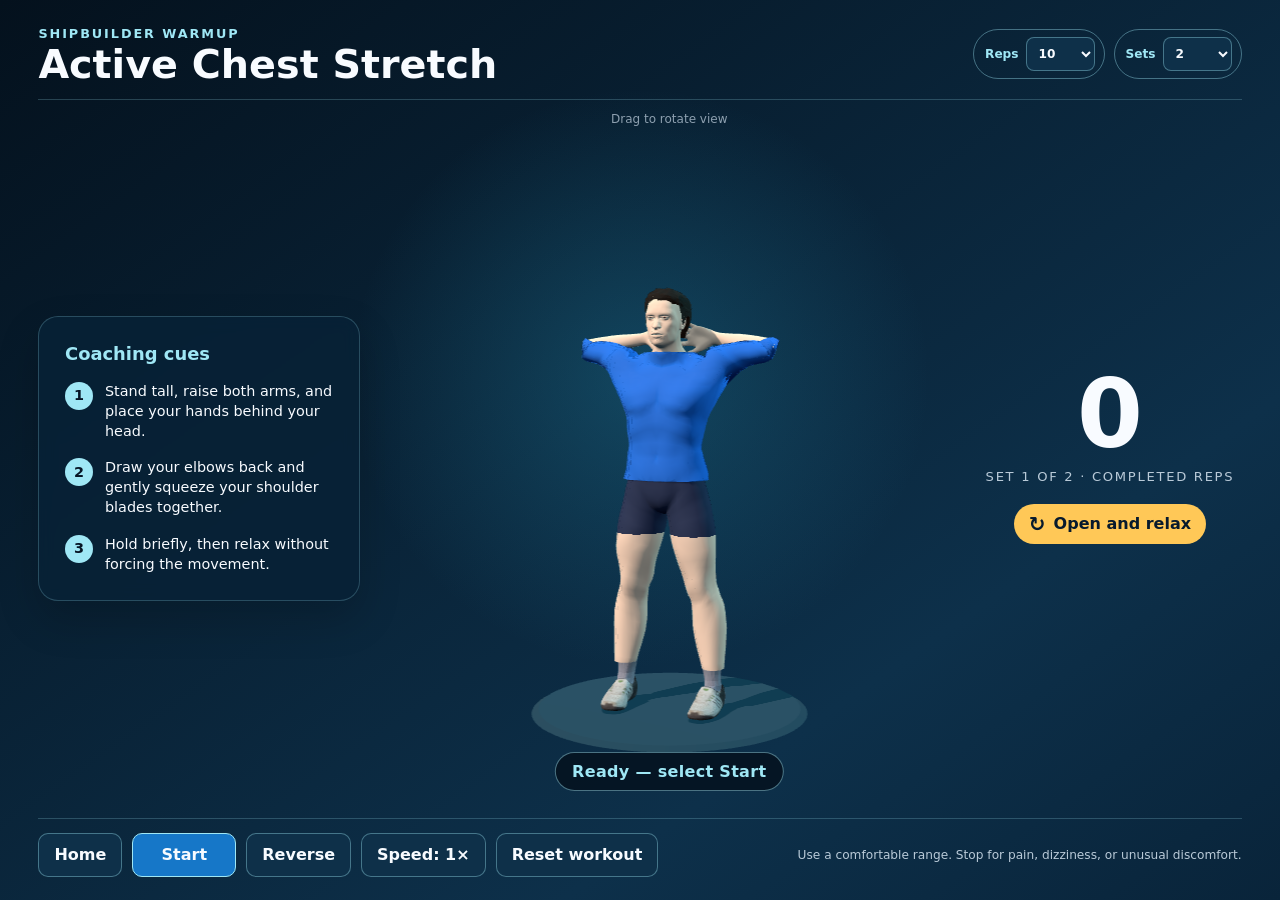
<file: exercise.html>
<!doctype html>
<html lang="en">
<head>
  <meta charset="utf-8">
  <meta name="viewport" content="width=device-width, initial-scale=1, viewport-fit=cover">
  <meta name="theme-color" content="#061525">
  <title>Shipbuilder Warmup — Guided Exercise</title>
  <link rel="stylesheet" href="exercise-settings.css?v=1">
  <style>
    :root {
      color-scheme: dark;
      font-family: "Segoe UI", system-ui, -apple-system, BlinkMacSystemFont, sans-serif;
      --navy-950: #04111d;
      --navy-900: #061b2d;
      --navy-800: #0a2941;
      --navy-700: #103a58;
      --cyan-300: #9fe7f5;
      --cyan-400: #50c4e7;
      --blue-500: #1677c8;
      --gold: #ffc857;
      --white: #f8fbff;
      --muted: #b9cad8;
      --panel: rgba(8, 34, 54, .87);
      --line: rgba(159, 231, 245, .22);
    }

    * { box-sizing: border-box; }
    [hidden] { display: none !important; }
    html, body { width: 100%; min-width: 320px; min-height: 100%; margin: 0; }
    body {
      min-height: 100dvh;
      overflow: hidden;
      color: var(--white);
      background:
        radial-gradient(circle at 50% 42%, rgba(34, 130, 163, .36), transparent 35%),
        linear-gradient(145deg, var(--navy-950), #0d304a 72%, #09243a);
    }
    button, .home-button { font: inherit; }

    .app {
      height: 100dvh;
      display: grid;
      grid-template-rows: auto minmax(0, 1fr) auto;
      padding: clamp(14px, 1.8vw, 28px) clamp(16px, 3vw, 48px);
    }

    header, footer {
      display: flex;
      align-items: center;
      justify-content: space-between;
      gap: 18px;
    }
    header { padding-bottom: 14px; border-bottom: 1px solid var(--line); }
    footer { padding-top: 14px; border-top: 1px solid var(--line); }
    .eyebrow {
      text-decoration: none;
      color: var(--cyan-300);
      font-weight: 750;
      font-size: clamp(.75rem, 1vw, .92rem);
      letter-spacing: .15em;
      text-transform: uppercase;
    }
    h1 { margin: 3px 0 0; font-size: clamp(1.9rem, 3.1vw, 3.5rem); line-height: 1; }
    .badge {
      flex: 0 0 auto;
      padding: 9px 15px;
      border: 1px solid rgba(159, 231, 245, .4);
      border-radius: 999px;
      color: var(--cyan-300);
      font-weight: 700;
      font-size: clamp(.82rem, 1vw, 1rem);
    }

    main {
      min-height: 0;
      display: grid;
      grid-template-columns: minmax(220px, .88fr) minmax(420px, 1.55fr) minmax(190px, .72fr);
      gap: clamp(14px, 2vw, 32px);
      align-items: center;
    }
    .panel {
      position: relative;
      z-index: 8;
      padding: clamp(18px, 2vw, 28px);
      border: 1px solid var(--line);
      border-radius: 20px;
      background: var(--panel);
      box-shadow: 0 18px 42px rgba(0, 0, 0, .18);
      backdrop-filter: blur(8px);
    }
    .panel h2 { margin: 0 0 18px; color: var(--cyan-300); font-size: clamp(1.1rem, 1.4vw, 1.45rem); }
    .cue { display: grid; grid-template-columns: 29px 1fr; gap: 11px; margin: 17px 0; font-size: clamp(.9rem, 1.12vw, 1.1rem); line-height: 1.38; }
    .cue:last-child { margin-bottom: 0; }
    .num { width: 28px; height: 28px; display: grid; place-items: center; border-radius: 50%; background: var(--cyan-300); color: #061525; font-weight: 850; }

    .stage {
      position: relative;
      min-width: 0;
      height: 100%;
      min-height: 420px;
      overflow: visible;
      isolation: isolate;
    }
    .three-stage { position: absolute; inset: 0; overflow: hidden; border-radius: 18px; }
    .three-stage canvas { width: 100%; height: 100%; display: block; touch-action: none; }
    .three-stage::after {
      content: "Drag to rotate view";
      position: absolute; top: 12px; left: 50%; transform: translateX(-50%);
      color: rgba(185, 202, 216, .75); font-size: .75rem; white-space: nowrap;
      pointer-events: none;
    }
    .render-error { margin: 30% auto 0; max-width: 340px; color: var(--gold); text-align: center; line-height: 1.5; }
    .ready-overlay {
      position: absolute;
      left: 50%; bottom: clamp(16px, 3vh, 38px);
      z-index: 9;
      transform: translateX(-50%);
      padding: 9px 16px;
      border: 1px solid rgba(159, 231, 245, .45);
      border-radius: 999px;
      background: rgba(4, 17, 29, .82);
      color: var(--cyan-300);
      font-weight: 700;
      letter-spacing: .02em;
      white-space: nowrap;
      transition: opacity .22s ease, transform .22s ease;
    }
    .has-started .ready-overlay { opacity: 0; transform: translate(-50%, 8px); }

    .rep { position: relative; z-index: 8; text-align: center; }
    .count { font-size: clamp(4.6rem, 7.4vw, 7rem); font-weight: 850; line-height: .85; font-variant-numeric: tabular-nums; }
    .label { margin-top: 14px; color: var(--muted); font-size: .82rem; letter-spacing: .13em; text-transform: uppercase; }
    .direction { display: inline-flex; align-items: center; gap: 8px; margin-top: 20px; padding: 10px 15px; border-radius: 999px; background: var(--gold); color: #071a2d; font-weight: 800; }
    .direction::before { content: "↻"; font-size: 1.25em; line-height: 1; }
    .reverse-mode .direction::before { content: "↺"; }

    .controls { display: flex; flex-wrap: wrap; gap: 10px; }
    button, .home-button {
      display: inline-flex;
      align-items: center;
      justify-content: center;
      min-height: 44px;
      padding: 9px 15px;
      border: 1px solid rgba(159, 231, 245, .38);
      border-radius: 10px;
      background: #0e3049;
      color: var(--white);
      font-weight: 700;
      cursor: pointer;
      text-decoration: none;
      transition: background .15s ease, border-color .15s ease, transform .15s ease;
    }
    button:hover, .home-button:hover { background: #164765; border-color: rgba(159, 231, 245, .72); }
    button:active, .home-button:active { transform: translateY(1px); }
    button:focus-visible, .home-button:focus-visible { outline: 3px solid var(--gold); outline-offset: 2px; }
    .primary { min-width: 104px; border-color: var(--cyan-300); background: var(--blue-500); }
    .primary:hover { background: #1d8ddd; }
    .safety { max-width: 540px; color: var(--muted); font-size: clamp(.76rem, .92vw, .88rem); line-height: 1.35; text-align: right; }
    .sr-only { position: absolute; width: 1px; height: 1px; padding: 0; margin: -1px; overflow: hidden; clip: rect(0,0,0,0); white-space: nowrap; border: 0; }

    @media (max-width: 1020px) {
      main { grid-template-columns: minmax(190px, .9fr) minmax(380px, 1.55fr); }
      .rep { position: absolute; right: clamp(18px, 3vw, 40px); top: 105px; }
      .count { font-size: clamp(3.8rem, 8vw, 5.2rem); }
      .direction { margin-top: 12px; }
      .safety { max-width: 340px; }
    }
    @media (max-width: 720px) {
      body { overflow: auto; }
      .app { min-height: 100dvh; height: auto; }
      header { align-items: flex-start; }
      .badge { max-width: 145px; text-align: center; }
      main { min-height: 590px; grid-template-columns: 1fr; }
      .panel { display: none; }
      .stage { min-height: 590px; }
      .rep { top: 102px; right: 18px; }
      footer { align-items: flex-start; flex-direction: column; }
      .controls { width: 100%; display: grid; grid-template-columns: repeat(2, minmax(0, 1fr)); }
      .safety { max-width: none; text-align: left; }
    }
    @media (max-height: 670px) and (min-width: 721px) {
      .app { padding-top: 10px; padding-bottom: 10px; }
      header { padding-bottom: 8px; }
      footer { padding-top: 8px; }
      .panel { padding: 16px; }
      .cue { margin: 10px 0; }
    }
    @media (prefers-reduced-motion: reduce) {
      button, .ready-overlay, .guide { transition: none; }
    }
  </style>
</head>
<body>
  <div class="app" id="app">
    <header>
      <div>
        <a class="eyebrow" href="index.html">Shipbuilder Warmup</a>
        <h1 id="exercise-title">Guided Exercise</h1>
      </div>
      <div class="workout-settings" aria-label="Exercise targets">
        <label class="setting-field">Reps <select id="target-reps" aria-label="Target repetitions"></select></label>
        <label class="setting-field">Sets <select id="target-sets" aria-label="Target sets"></select></label>
      </div>
    </header>

    <main>
      <section class="panel" aria-labelledby="coaching-title">
        <h2 id="coaching-title">Coaching cues</h2>
        <div id="cue-list"></div>
      </section>

      <section class="stage" id="stage" aria-label="Exercise demonstration">
        <div class="three-stage" id="three-stage" role="img" aria-label="Three-dimensional adult model demonstrating the selected exercise"></div>
        <div class="ready-overlay" id="status">Ready — select Start</div>
      </section>

      <section class="rep" aria-label="Repetition status">
        <div class="count" id="count" aria-live="polite">0</div>
        <div class="label" id="progress-label">Set 1 of 2 · completed reps</div>
        <div class="direction" id="direction">Extend and return</div>
      </section>
    </main>

    <footer>
      <div class="controls" aria-label="Exercise controls">
        <a class="home-button" href="index.html">Home</a>
        <button class="primary" id="toggle" type="button">Start</button>
        <button id="reverse" type="button">Reverse</button>
        <button id="speed" type="button">Speed: 1×</button>
        <button id="reset" type="button">Reset workout</button>
      </div>
      <div class="safety" id="safety-message">Use a comfortable range. Stop for pain, dizziness, or unusual discomfort.</div>
    </footer>
    <div class="sr-only" id="announcement" aria-live="polite"></div>
  </div>

  <script type="text/plain" id="retired-2d-controller">
    (() => {
      // Exercise-specific content and motion constants are kept together so a
      // later exercise can reuse the shell, controls, and timing controller.
      const exercise = {
        id: 'big-arm-circles',
        title: 'Big Arm Circles',
        repsPerDirection: 10,
        secondsPerRep: 4,
        speeds: [0.6, 1, 1.4],
        cues: [
          'Stand tall with feet shoulder-width apart.',
          'Keep arms long and shoulders relaxed.',
          'Use smooth, controlled circles through a comfortable range.'
        ],
        safety: 'Use a comfortable range. Stop for pain, dizziness, or unusual discomfort.'
      };

      const app = document.getElementById('app');
      const stage = document.getElementById('stage');
      const motionSpace = document.getElementById('motion-space');
      const leftArm = document.getElementById('left-arm');
      const rightArm = document.getElementById('right-arm');
      const torsoCore = document.getElementById('torso-core');
      const armSegments = {
        left: {
          upper: document.getElementById('left-upper'), forearm: document.getElementById('left-forearm'), hand: document.getElementById('left-hand'),
          shoulder: { x: 408, y: 466 }, outward: -1
        },
        right: {
          upper: document.getElementById('right-upper'), forearm: document.getElementById('right-forearm'), hand: document.getElementById('right-hand'),
          shoulder: { x: 592, y: 466 }, outward: 1
        }
      };

      // Paint the sleeve roots beneath the torso. This gives the upper body
      // a continuous silhouette; only forearms emerge from their cuffs.
      torsoCore.insertBefore(rightArm, torsoCore.firstChild);
      torsoCore.insertBefore(leftArm, torsoCore.firstChild);
      const count = document.getElementById('count');
      const directionLabel = document.getElementById('direction');
      const status = document.getElementById('status');
      const announcement = document.getElementById('announcement');
      const toggle = document.getElementById('toggle');
      const reverse = document.getElementById('reverse');
      const speed = document.getElementById('speed');
      const reset = document.getElementById('reset');

      const speeds = exercise.speeds;
      const baseSecondsPerRep = exercise.secondsPerRep;
      let speedIndex = 1;
      let started = false;
      let running = false;
      let direction = 1;
      let angle = 0;
      let distanceSinceRep = 0;
      let reps = 0;
      let lastTime = performance.now();

      document.getElementById('exercise-title').textContent = exercise.title;
      document.getElementById('rep-guidance').textContent = `${exercise.repsPerDirection} repetitions each direction`;
      document.getElementById('safety-message').textContent = exercise.safety;
      document.getElementById('cue-list').innerHTML = exercise.cues.map((cue, index) =>
        `<div class="cue"><span class="num">${index + 1}</span><span>${cue}</span></div>`
      ).join('');

      function resizeModel() {
        const rect = stage.getBoundingClientRect();
        const scale = Math.min(rect.height / 1400, rect.width / 1000, 0.52);
        motionSpace.style.setProperty('--model-scale', Math.max(scale, 0.18).toFixed(4));
      }

      function setPose() {
        const normalized = ((angle % 360) + 360) % 360;
        const phase = normalized * Math.PI / 180;
        const leftCircle = 62 * Math.sin(phase);
        const rightCircle = 62 * Math.sin(phase + Math.PI);
        const torsoRoll = 4.4 * Math.sin(phase);
        const torsoShift = 12 * Math.sin(phase);

        // The body and both shoulders are one hierarchy. Arms rotate around
        // their actual shoulder centres while the torso gently shifts and
        // rolls with the alternating freestyle rhythm from the reference.
        torsoCore.setAttribute('transform', `translate(${torsoShift} 0) rotate(${torsoRoll} 500 790)`);
        // Each arm is drawn from its shoulder through its elbow to its hand.
        // This endpoint model cannot shift a limb independently of its joint.
        const drawArm = (arm, sweep) => {
          const radians = sweep * Math.PI / 180;
          const shoulder = arm.shoulder;
          const elbow = {
            x: shoulder.x + (arm.outward * 145 * Math.cos(radians)),
            y: shoulder.y - (145 * Math.sin(radians))
          };
          const hand = {
            x: shoulder.x + (arm.outward * 305 * Math.cos(radians)),
            y: shoulder.y - (305 * Math.sin(radians))
          };
          const line = (element, start, end) => {
            element.setAttribute('x1', start.x); element.setAttribute('y1', start.y);
            element.setAttribute('x2', end.x); element.setAttribute('y2', end.y);
          };
          line(arm.upper, shoulder, elbow);
          line(arm.forearm, elbow, hand);
          arm.hand.setAttribute('cx', hand.x); arm.hand.setAttribute('cy', hand.y);
        };
        drawArm(armSegments.left, leftCircle);
        drawArm(armSegments.right, rightCircle);

        const leftBehind = Math.cos(phase) < 0;
        const rightBehind = !leftBehind;
        leftArm.classList.toggle('behind', leftBehind);
        rightArm.classList.toggle('behind', rightBehind);
      }

      function renderTime(now) {
        const delta = Math.min((now - lastTime) / 1000, 0.08);
        lastTime = now;
        if (running) {
          const degreesPerSecond = 360 / (baseSecondsPerRep / speeds[speedIndex]);
          const travel = degreesPerSecond * delta;
          angle += travel * direction;
          distanceSinceRep += travel;
          while (distanceSinceRep >= 360) {
            distanceSinceRep -= 360;
            reps += 1;
            count.textContent = reps;
            announcement.textContent = `Repetition ${reps} complete`;
          }
          setPose();
        }
        requestAnimationFrame(renderTime);
      }

      function setRunning(next) {
        if (!started) {
          started = true;
          app.classList.add('has-started');
        }
        running = next;
        toggle.textContent = running ? 'Pause' : 'Resume';
        status.textContent = running ? 'Exercise in progress' : 'Paused';
        announcement.textContent = running ? 'Exercise started' : 'Exercise paused';
      }

      toggle.addEventListener('click', () => setRunning(!running));
      reverse.addEventListener('click', () => {
        direction *= -1;
        distanceSinceRep = 0;
        const isForward = direction === 1;
        app.classList.toggle('reverse-mode', !isForward);
        directionLabel.textContent = isForward ? 'Forward circles' : 'Backward circles';
        announcement.textContent = isForward ? 'Forward direction selected' : 'Reverse direction selected';
      });
      speed.addEventListener('click', () => {
        speedIndex = (speedIndex + 1) % speeds.length;
        speed.textContent = `Speed: ${speeds[speedIndex]}×`;
        announcement.textContent = `Speed ${speeds[speedIndex]} times`;
      });
      reset.addEventListener('click', () => {
        reps = 0;
        distanceSinceRep = 0;
        count.textContent = '0';
        announcement.textContent = 'Repetition count reset';
      });

      document.addEventListener('keydown', (event) => {
        if (event.code === 'Space') { event.preventDefault(); toggle.click(); }
        else if (event.key.toLowerCase() === 'r') reverse.click();
        else if (event.key.toLowerCase() === 'f') document.documentElement.requestFullscreen?.();
      });
      window.addEventListener('resize', resizeModel);
      new ResizeObserver(resizeModel).observe(stage);
      resizeModel();
      setPose();
      requestAnimationFrame(renderTime);

      // Minimal diagnostic surface used by the POC's browser verification.
      // Upper-arm start points share the torso transform with their shoulder
      // anchors. This reports the actual endpoint error in model coordinates.
      window.__warmupPOC = {
        exercise,
        state: () => ({ started, running, direction, speed: speeds[speedIndex], reps, angle, distanceSinceRep }),
        setAngle: value => { angle = Number(value) || 0; setPose(); },
        connectionCheck: () => ({
          connected: [armSegments.left, armSegments.right].every(arm =>
            Math.abs(Number(arm.upper.getAttribute('x1')) - arm.shoulder.x) < .001 &&
            Math.abs(Number(arm.upper.getAttribute('y1')) - arm.shoulder.y) < .001
          ),
          maxShoulderGapPx: Math.max(...[armSegments.left, armSegments.right].map(arm => Math.hypot(
            Number(arm.upper.getAttribute('x1')) - arm.shoulder.x,
            Number(arm.upper.getAttribute('y1')) - arm.shoulder.y
          ))),
          torsoMovesWithArms: true,
          shoulderAnchors: ['left-arm → left shoulder', 'right-arm → right shoulder']
        })
      };
    })();
  </script>
  <script type="module" src="guided-exercise-app.js?v=slide4-4"></script>
</body>
</html>
</file>
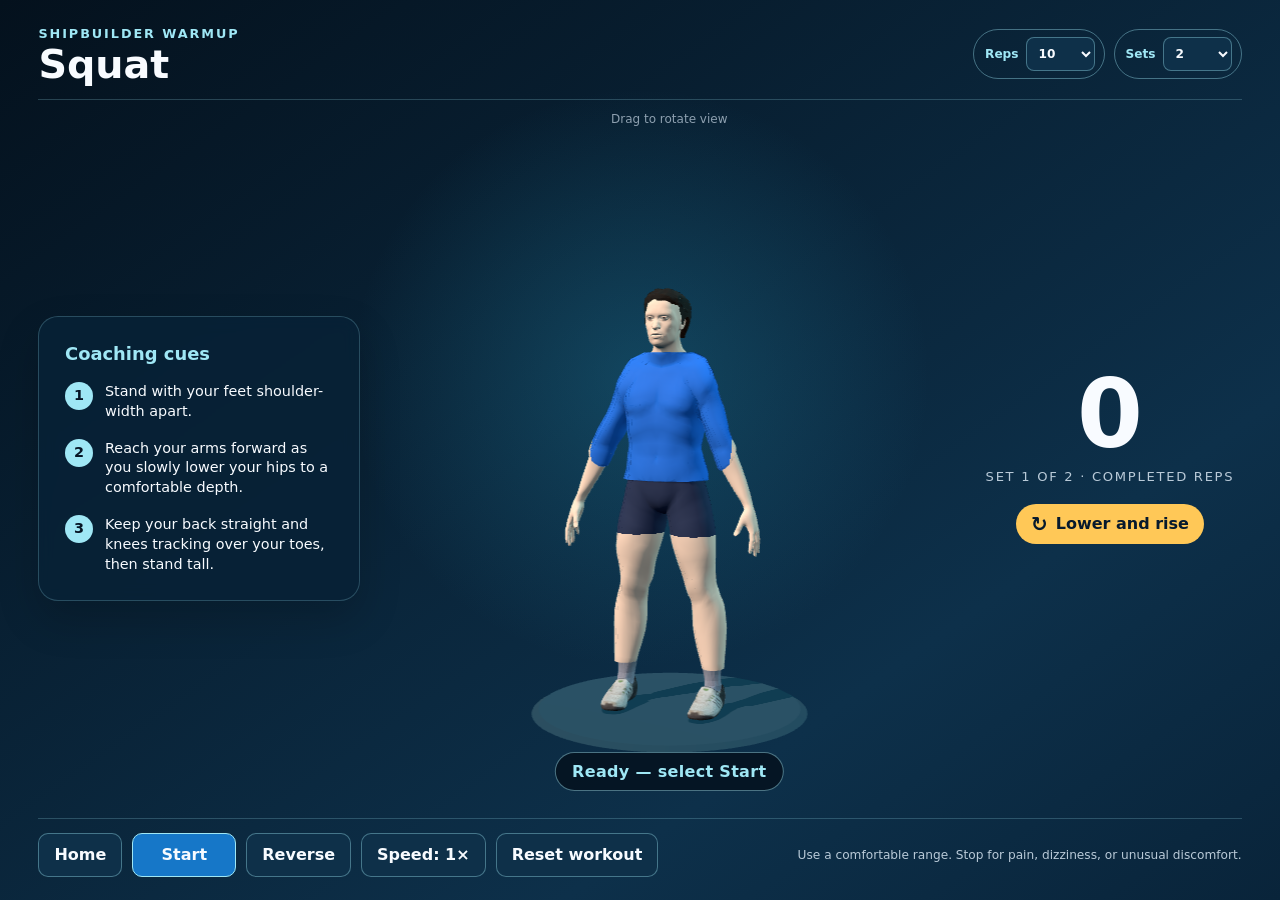
<file: squat.html>
<!doctype html>
<html lang="en">
<head>
  <meta charset="utf-8">
  <meta name="viewport" content="width=device-width, initial-scale=1, viewport-fit=cover">
  <meta name="theme-color" content="#061525">
  <title>Shipbuilder Warmup — Squat</title>
  <link rel="stylesheet" href="exercise-settings.css?v=1">
  <style>
    :root {
      color-scheme: dark;
      font-family: "Segoe UI", system-ui, -apple-system, BlinkMacSystemFont, sans-serif;
      --navy-950: #04111d;
      --navy-900: #061b2d;
      --navy-800: #0a2941;
      --navy-700: #103a58;
      --cyan-300: #9fe7f5;
      --cyan-400: #50c4e7;
      --blue-500: #1677c8;
      --gold: #ffc857;
      --white: #f8fbff;
      --muted: #b9cad8;
      --panel: rgba(8, 34, 54, .87);
      --line: rgba(159, 231, 245, .22);
    }

    * { box-sizing: border-box; }
    html, body { width: 100%; min-width: 320px; min-height: 100%; margin: 0; }
    body {
      min-height: 100dvh;
      overflow: hidden;
      color: var(--white);
      background:
        radial-gradient(circle at 50% 42%, rgba(34, 130, 163, .36), transparent 35%),
        linear-gradient(145deg, var(--navy-950), #0d304a 72%, #09243a);
    }
    button, .home-button { font: inherit; }

    .app {
      height: 100dvh;
      display: grid;
      grid-template-rows: auto minmax(0, 1fr) auto;
      padding: clamp(14px, 1.8vw, 28px) clamp(16px, 3vw, 48px);
    }

    header, footer {
      display: flex;
      align-items: center;
      justify-content: space-between;
      gap: 18px;
    }
    header { padding-bottom: 14px; border-bottom: 1px solid var(--line); }
    footer { padding-top: 14px; border-top: 1px solid var(--line); }
    .eyebrow {
      text-decoration: none;
      color: var(--cyan-300);
      font-weight: 750;
      font-size: clamp(.75rem, 1vw, .92rem);
      letter-spacing: .15em;
      text-transform: uppercase;
    }
    h1 { margin: 3px 0 0; font-size: clamp(1.9rem, 3.1vw, 3.5rem); line-height: 1; }
    .badge {
      flex: 0 0 auto;
      padding: 9px 15px;
      border: 1px solid rgba(159, 231, 245, .4);
      border-radius: 999px;
      color: var(--cyan-300);
      font-weight: 700;
      font-size: clamp(.82rem, 1vw, 1rem);
    }

    main {
      min-height: 0;
      display: grid;
      grid-template-columns: minmax(220px, .88fr) minmax(420px, 1.55fr) minmax(190px, .72fr);
      gap: clamp(14px, 2vw, 32px);
      align-items: center;
    }
    .panel {
      position: relative;
      z-index: 8;
      padding: clamp(18px, 2vw, 28px);
      border: 1px solid var(--line);
      border-radius: 20px;
      background: var(--panel);
      box-shadow: 0 18px 42px rgba(0, 0, 0, .18);
      backdrop-filter: blur(8px);
    }
    .panel h2 { margin: 0 0 18px; color: var(--cyan-300); font-size: clamp(1.1rem, 1.4vw, 1.45rem); }
    .cue { display: grid; grid-template-columns: 29px 1fr; gap: 11px; margin: 17px 0; font-size: clamp(.9rem, 1.12vw, 1.1rem); line-height: 1.38; }
    .cue:last-child { margin-bottom: 0; }
    .num { width: 28px; height: 28px; display: grid; place-items: center; border-radius: 50%; background: var(--cyan-300); color: #061525; font-weight: 850; }

    .stage {
      position: relative;
      min-width: 0;
      height: 100%;
      min-height: 420px;
      overflow: visible;
      isolation: isolate;
    }
    .three-stage { position: absolute; inset: 0; overflow: hidden; border-radius: 18px; }
    .three-stage canvas { width: 100%; height: 100%; display: block; touch-action: none; }
    .three-stage::after {
      content: "Drag to rotate view";
      position: absolute; top: 12px; left: 50%; transform: translateX(-50%);
      color: rgba(185, 202, 216, .75); font-size: .75rem; white-space: nowrap;
      pointer-events: none;
    }
    .render-error { margin: 30% auto 0; max-width: 340px; color: var(--gold); text-align: center; line-height: 1.5; }
    .ready-overlay {
      position: absolute;
      left: 50%; bottom: clamp(16px, 3vh, 38px);
      z-index: 9;
      transform: translateX(-50%);
      padding: 9px 16px;
      border: 1px solid rgba(159, 231, 245, .45);
      border-radius: 999px;
      background: rgba(4, 17, 29, .82);
      color: var(--cyan-300);
      font-weight: 700;
      letter-spacing: .02em;
      white-space: nowrap;
      transition: opacity .22s ease, transform .22s ease;
    }
    .has-started .ready-overlay { opacity: 0; transform: translate(-50%, 8px); }

    .rep { position: relative; z-index: 8; text-align: center; }
    .count { font-size: clamp(4.6rem, 7.4vw, 7rem); font-weight: 850; line-height: .85; font-variant-numeric: tabular-nums; }
    .label { margin-top: 14px; color: var(--muted); font-size: .82rem; letter-spacing: .13em; text-transform: uppercase; }
    .direction { display: inline-flex; align-items: center; gap: 8px; margin-top: 20px; padding: 10px 15px; border-radius: 999px; background: var(--gold); color: #071a2d; font-weight: 800; }
    .direction::before { content: "↻"; font-size: 1.25em; line-height: 1; }
    .reverse-mode .direction::before { content: "↺"; }

    .controls { display: flex; flex-wrap: wrap; gap: 10px; }
    button, .home-button {
      display: inline-flex;
      align-items: center;
      justify-content: center;
      min-height: 44px;
      padding: 9px 15px;
      border: 1px solid rgba(159, 231, 245, .38);
      border-radius: 10px;
      background: #0e3049;
      color: var(--white);
      font-weight: 700;
      cursor: pointer;
      text-decoration: none;
      transition: background .15s ease, border-color .15s ease, transform .15s ease;
    }
    button:hover, .home-button:hover { background: #164765; border-color: rgba(159, 231, 245, .72); }
    button:active, .home-button:active { transform: translateY(1px); }
    button:focus-visible, .home-button:focus-visible { outline: 3px solid var(--gold); outline-offset: 2px; }
    .primary { min-width: 104px; border-color: var(--cyan-300); background: var(--blue-500); }
    .primary:hover { background: #1d8ddd; }
    .safety { max-width: 540px; color: var(--muted); font-size: clamp(.76rem, .92vw, .88rem); line-height: 1.35; text-align: right; }
    .sr-only { position: absolute; width: 1px; height: 1px; padding: 0; margin: -1px; overflow: hidden; clip: rect(0,0,0,0); white-space: nowrap; border: 0; }

    @media (max-width: 1020px) {
      main { grid-template-columns: minmax(190px, .9fr) minmax(380px, 1.55fr); }
      .rep { position: absolute; right: clamp(18px, 3vw, 40px); top: 105px; }
      .count { font-size: clamp(3.8rem, 8vw, 5.2rem); }
      .direction { margin-top: 12px; }
      .safety { max-width: 340px; }
    }
    @media (max-width: 720px) {
      body { overflow: auto; }
      .app { min-height: 100dvh; height: auto; }
      header { align-items: flex-start; }
      .badge { max-width: 145px; text-align: center; }
      main { min-height: 590px; grid-template-columns: 1fr; }
      .panel { display: none; }
      .stage { min-height: 590px; }
      .rep { top: 102px; right: 18px; }
      footer { align-items: flex-start; flex-direction: column; }
      .controls { width: 100%; display: grid; grid-template-columns: repeat(2, minmax(0, 1fr)); }
      .safety { max-width: none; text-align: left; }
    }
    @media (max-height: 670px) and (min-width: 721px) {
      .app { padding-top: 10px; padding-bottom: 10px; }
      header { padding-bottom: 8px; }
      footer { padding-top: 8px; }
      .panel { padding: 16px; }
      .cue { margin: 10px 0; }
    }
    @media (prefers-reduced-motion: reduce) {
      button, .ready-overlay, .guide { transition: none; }
    }
  </style>
</head>
<body>
  <div class="app" id="app">
    <header>
      <div>
        <a class="eyebrow" href="index.html">Shipbuilder Warmup</a>
        <h1 id="exercise-title">Squat</h1>
      </div>
      <div class="workout-settings" aria-label="Exercise targets">
        <label class="setting-field">Reps <select id="target-reps" aria-label="Target repetitions"></select></label>
        <label class="setting-field">Sets <select id="target-sets" aria-label="Target sets"></select></label>
      </div>
    </header>

    <main>
      <section class="panel" aria-labelledby="coaching-title">
        <h2 id="coaching-title">Coaching cues</h2>
        <div id="cue-list"></div>
      </section>

      <section class="stage" id="stage" aria-label="Exercise demonstration">
        <div class="three-stage" id="three-stage" role="img" aria-label="Three-dimensional adult model demonstrating a squat"></div>
        <div class="ready-overlay" id="status">Ready — select Start</div>
      </section>

      <section class="rep" aria-label="Repetition status">
        <div class="count" id="count" aria-live="polite">0</div>
        <div class="label" id="progress-label">Set 1 of 2 · completed reps</div>
        <div class="direction" id="direction">Lower and rise</div>
      </section>
    </main>

    <footer>
      <div class="controls" aria-label="Exercise controls">
        <a class="home-button" href="index.html">Home</a>
        <button class="primary" id="toggle" type="button">Start</button>
        <button id="reverse" type="button">Reverse</button>
        <button id="speed" type="button">Speed: 1×</button>
        <button id="reset" type="button">Reset workout</button>
      </div>
      <div class="safety" id="safety-message">Use a comfortable range. Stop for pain, dizziness, or unusual discomfort.</div>
    </footer>
    <div class="sr-only" id="announcement" aria-live="polite"></div>
  </div>

  <script type="text/plain" id="retired-2d-controller">
    (() => {
      // Exercise-specific content and motion constants are kept together so a
      // later exercise can reuse the shell, controls, and timing controller.
      const exercise = {
        id: 'big-arm-circles',
        title: 'Big Arm Circles',
        repsPerDirection: 10,
        secondsPerRep: 4,
        speeds: [0.6, 1, 1.4],
        cues: [
          'Stand tall with feet shoulder-width apart.',
          'Keep arms long and shoulders relaxed.',
          'Use smooth, controlled circles through a comfortable range.'
        ],
        safety: 'Use a comfortable range. Stop for pain, dizziness, or unusual discomfort.'
      };

      const app = document.getElementById('app');
      const stage = document.getElementById('stage');
      const motionSpace = document.getElementById('motion-space');
      const leftArm = document.getElementById('left-arm');
      const rightArm = document.getElementById('right-arm');
      const torsoCore = document.getElementById('torso-core');
      const armSegments = {
        left: {
          upper: document.getElementById('left-upper'), forearm: document.getElementById('left-forearm'), hand: document.getElementById('left-hand'),
          shoulder: { x: 408, y: 466 }, outward: -1
        },
        right: {
          upper: document.getElementById('right-upper'), forearm: document.getElementById('right-forearm'), hand: document.getElementById('right-hand'),
          shoulder: { x: 592, y: 466 }, outward: 1
        }
      };

      // Paint the sleeve roots beneath the torso. This gives the upper body
      // a continuous silhouette; only forearms emerge from their cuffs.
      torsoCore.insertBefore(rightArm, torsoCore.firstChild);
      torsoCore.insertBefore(leftArm, torsoCore.firstChild);
      const count = document.getElementById('count');
      const directionLabel = document.getElementById('direction');
      const status = document.getElementById('status');
      const announcement = document.getElementById('announcement');
      const toggle = document.getElementById('toggle');
      const reverse = document.getElementById('reverse');
      const speed = document.getElementById('speed');
      const reset = document.getElementById('reset');

      const speeds = exercise.speeds;
      const baseSecondsPerRep = exercise.secondsPerRep;
      let speedIndex = 1;
      let started = false;
      let running = false;
      let direction = 1;
      let angle = 0;
      let distanceSinceRep = 0;
      let reps = 0;
      let lastTime = performance.now();

      document.getElementById('exercise-title').textContent = exercise.title;
      document.getElementById('rep-guidance').textContent = `${exercise.repsPerDirection} repetitions each direction`;
      document.getElementById('safety-message').textContent = exercise.safety;
      document.getElementById('cue-list').innerHTML = exercise.cues.map((cue, index) =>
        `<div class="cue"><span class="num">${index + 1}</span><span>${cue}</span></div>`
      ).join('');

      function resizeModel() {
        const rect = stage.getBoundingClientRect();
        const scale = Math.min(rect.height / 1400, rect.width / 1000, 0.52);
        motionSpace.style.setProperty('--model-scale', Math.max(scale, 0.18).toFixed(4));
      }

      function setPose() {
        const normalized = ((angle % 360) + 360) % 360;
        const phase = normalized * Math.PI / 180;
        const leftCircle = 62 * Math.sin(phase);
        const rightCircle = 62 * Math.sin(phase + Math.PI);
        const torsoRoll = 4.4 * Math.sin(phase);
        const torsoShift = 12 * Math.sin(phase);

        // The body and both shoulders are one hierarchy. Arms rotate around
        // their actual shoulder centres while the torso gently shifts and
        // rolls with the alternating freestyle rhythm from the reference.
        torsoCore.setAttribute('transform', `translate(${torsoShift} 0) rotate(${torsoRoll} 500 790)`);
        // Each arm is drawn from its shoulder through its elbow to its hand.
        // This endpoint model cannot shift a limb independently of its joint.
        const drawArm = (arm, sweep) => {
          const radians = sweep * Math.PI / 180;
          const shoulder = arm.shoulder;
          const elbow = {
            x: shoulder.x + (arm.outward * 145 * Math.cos(radians)),
            y: shoulder.y - (145 * Math.sin(radians))
          };
          const hand = {
            x: shoulder.x + (arm.outward * 305 * Math.cos(radians)),
            y: shoulder.y - (305 * Math.sin(radians))
          };
          const line = (element, start, end) => {
            element.setAttribute('x1', start.x); element.setAttribute('y1', start.y);
            element.setAttribute('x2', end.x); element.setAttribute('y2', end.y);
          };
          line(arm.upper, shoulder, elbow);
          line(arm.forearm, elbow, hand);
          arm.hand.setAttribute('cx', hand.x); arm.hand.setAttribute('cy', hand.y);
        };
        drawArm(armSegments.left, leftCircle);
        drawArm(armSegments.right, rightCircle);

        const leftBehind = Math.cos(phase) < 0;
        const rightBehind = !leftBehind;
        leftArm.classList.toggle('behind', leftBehind);
        rightArm.classList.toggle('behind', rightBehind);
      }

      function renderTime(now) {
        const delta = Math.min((now - lastTime) / 1000, 0.08);
        lastTime = now;
        if (running) {
          const degreesPerSecond = 360 / (baseSecondsPerRep / speeds[speedIndex]);
          const travel = degreesPerSecond * delta;
          angle += travel * direction;
          distanceSinceRep += travel;
          while (distanceSinceRep >= 360) {
            distanceSinceRep -= 360;
            reps += 1;
            count.textContent = reps;
            announcement.textContent = `Repetition ${reps} complete`;
          }
          setPose();
        }
        requestAnimationFrame(renderTime);
      }

      function setRunning(next) {
        if (!started) {
          started = true;
          app.classList.add('has-started');
        }
        running = next;
        toggle.textContent = running ? 'Pause' : 'Resume';
        status.textContent = running ? 'Exercise in progress' : 'Paused';
        announcement.textContent = running ? 'Exercise started' : 'Exercise paused';
      }

      toggle.addEventListener('click', () => setRunning(!running));
      reverse.addEventListener('click', () => {
        direction *= -1;
        distanceSinceRep = 0;
        const isForward = direction === 1;
        app.classList.toggle('reverse-mode', !isForward);
        directionLabel.textContent = isForward ? 'Forward circles' : 'Backward circles';
        announcement.textContent = isForward ? 'Forward direction selected' : 'Reverse direction selected';
      });
      speed.addEventListener('click', () => {
        speedIndex = (speedIndex + 1) % speeds.length;
        speed.textContent = `Speed: ${speeds[speedIndex]}×`;
        announcement.textContent = `Speed ${speeds[speedIndex]} times`;
      });
      reset.addEventListener('click', () => {
        reps = 0;
        distanceSinceRep = 0;
        count.textContent = '0';
        announcement.textContent = 'Repetition count reset';
      });

      document.addEventListener('keydown', (event) => {
        if (event.code === 'Space') { event.preventDefault(); toggle.click(); }
        else if (event.key.toLowerCase() === 'r') reverse.click();
        else if (event.key.toLowerCase() === 'f') document.documentElement.requestFullscreen?.();
      });
      window.addEventListener('resize', resizeModel);
      new ResizeObserver(resizeModel).observe(stage);
      resizeModel();
      setPose();
      requestAnimationFrame(renderTime);

      // Minimal diagnostic surface used by the POC's browser verification.
      // Upper-arm start points share the torso transform with their shoulder
      // anchors. This reports the actual endpoint error in model coordinates.
      window.__warmupPOC = {
        exercise,
        state: () => ({ started, running, direction, speed: speeds[speedIndex], reps, angle, distanceSinceRep }),
        setAngle: value => { angle = Number(value) || 0; setPose(); },
        connectionCheck: () => ({
          connected: [armSegments.left, armSegments.right].every(arm =>
            Math.abs(Number(arm.upper.getAttribute('x1')) - arm.shoulder.x) < .001 &&
            Math.abs(Number(arm.upper.getAttribute('y1')) - arm.shoulder.y) < .001
          ),
          maxShoulderGapPx: Math.max(...[armSegments.left, armSegments.right].map(arm => Math.hypot(
            Number(arm.upper.getAttribute('x1')) - arm.shoulder.x,
            Number(arm.upper.getAttribute('y1')) - arm.shoulder.y
          ))),
          torsoMovesWithArms: true,
          shoulderAnchors: ['left-arm → left shoulder', 'right-arm → right shoulder']
        })
      };
    })();
  </script>
  <script type="module" src="squat-app.js?v=targets-1"></script>
</body>
</html>
</file>
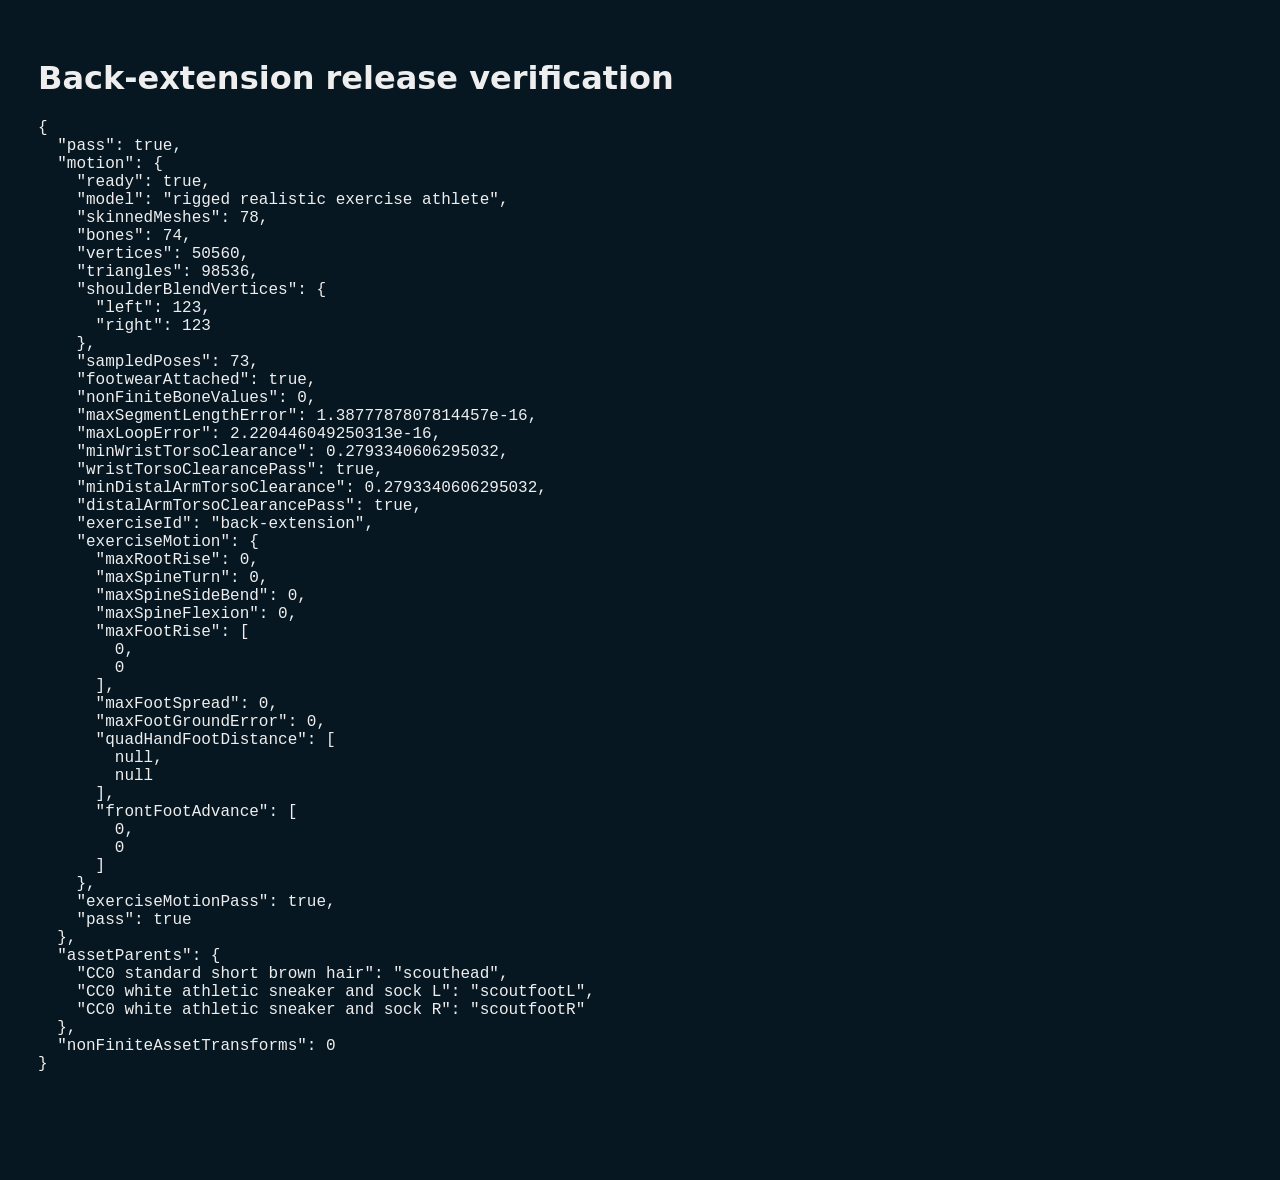
<file: verify-back-extension.html>
<!doctype html><html lang="en"><meta charset="utf-8"><title>Checking back-extension release</title>
<body style="background:#071722;color:#eee;font:16px system-ui;padding:30px"><h1>Back-extension release verification</h1><pre id="result">Running…</pre>
<script type="module">
import {createMannequin} from './back-extension-model.js';
const result = document.getElementById('result');
try {
  const model = createMannequin();
  await model.ready;
  const rig = model.inspectRig();
  const attached = {};
  model.mesh.traverse(o => {
    if (o.name.startsWith('CC0 ')) attached[o.name] = o.parent.name;
  });
  let invalidTransforms = 0;
  for (let i = 0; i <= 72; i++) {
    model.pose(i / 72 * Math.PI * 2);
    model.mesh.traverse(o => {
      if (o.name.startsWith('CC0 ')) {
        for (const n of o.matrixWorld.elements) if (!Number.isFinite(n)) invalidTransforms++;
      }
    });
  }
  const assetsPass = attached['CC0 standard short brown hair'] === 'scouthead'
    && attached['CC0 white athletic sneaker and sock L'] === 'scoutfootL'
    && attached['CC0 white athletic sneaker and sock R'] === 'scoutfootR'
    && invalidTransforms === 0;
  const report = {pass: rig.pass && assetsPass, motion: rig, assetParents: attached, nonFiniteAssetTransforms: invalidTransforms};
  result.textContent = JSON.stringify(report, null, 2);
  document.title = report.pass ? 'PASS — Release verification' : 'FAIL — Release verification';
} catch (error) {
  result.textContent = error.stack;
  document.title = 'FAIL — Release verification';
}
</script></body></html>
</file>
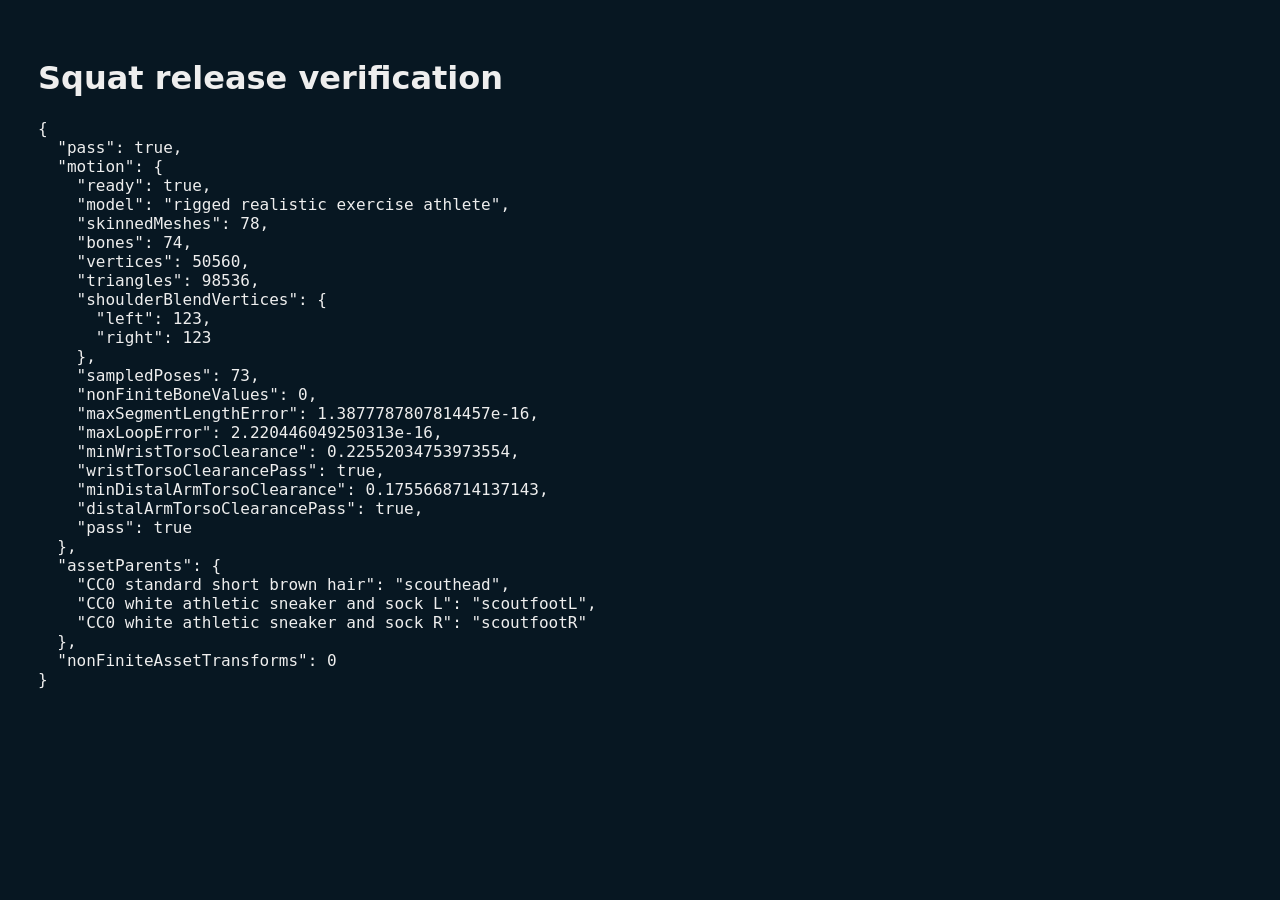
<file: verify-squat.html>
<!doctype html><html lang="en"><meta charset="utf-8"><title>Checking squat release</title>
<body style="background:#071722;color:#eee;font:16px system-ui;padding:30px"><h1>Squat release verification</h1><pre id="result">Running…</pre>
<script type="module">
import {createMannequin} from './squat-model.js';
const result = document.getElementById('result');
try {
  const model = createMannequin();
  await model.ready;
  const rig = model.inspectRig();
  const attached = {};
  model.mesh.traverse(o => {
    if (o.name.startsWith('CC0 ')) attached[o.name] = o.parent.name;
  });
  let invalidTransforms = 0;
  for (let i = 0; i <= 72; i++) {
    model.pose(i / 72 * Math.PI * 2);
    model.mesh.traverse(o => {
      if (o.name.startsWith('CC0 ')) {
        for (const n of o.matrixWorld.elements) if (!Number.isFinite(n)) invalidTransforms++;
      }
    });
  }
  const assetsPass = attached['CC0 standard short brown hair'] === 'scouthead'
    && attached['CC0 white athletic sneaker and sock L'] === 'scoutfootL'
    && attached['CC0 white athletic sneaker and sock R'] === 'scoutfootR'
    && invalidTransforms === 0;
  const report = {pass: rig.pass && assetsPass, motion: rig, assetParents: attached, nonFiniteAssetTransforms: invalidTransforms};
  result.textContent = JSON.stringify(report, null, 2);
  document.title = report.pass ? 'PASS — Release verification' : 'FAIL — Release verification';
} catch (error) {
  result.textContent = error.stack;
  document.title = 'FAIL — Release verification';
}
</script></body></html>
</file>
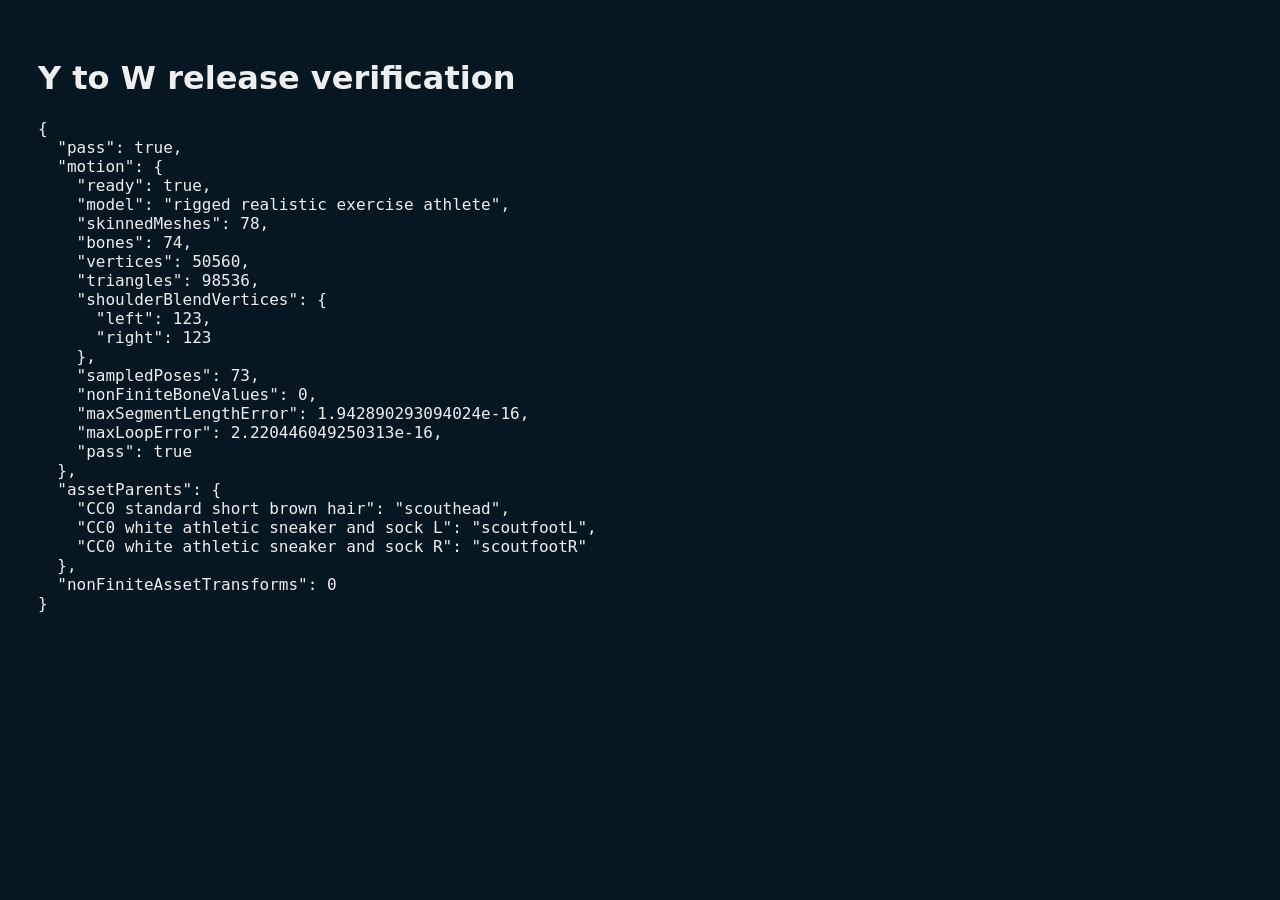
<file: verify-y-to-w.html>
<!doctype html><html lang="en"><meta charset="utf-8"><title>Checking Y to W release</title>
<body style="background:#071722;color:#eee;font:16px system-ui;padding:30px"><h1>Y to W release verification</h1><pre id="result">Running…</pre>
<script type="module">
import {createMannequin} from './y-to-w-model.js';
const result = document.getElementById('result');
try {
  const model = createMannequin();
  await model.ready;
  const rig = model.inspectRig();
  const attached = {};
  model.mesh.traverse(o => {
    if (o.name.startsWith('CC0 ')) attached[o.name] = o.parent.name;
  });
  let invalidTransforms = 0;
  for (let i = 0; i <= 72; i++) {
    model.pose(i / 72 * Math.PI * 2);
    model.mesh.traverse(o => {
      if (o.name.startsWith('CC0 ')) {
        for (const n of o.matrixWorld.elements) if (!Number.isFinite(n)) invalidTransforms++;
      }
    });
  }
  const assetsPass = attached['CC0 standard short brown hair'] === 'scouthead'
    && attached['CC0 white athletic sneaker and sock L'] === 'scoutfootL'
    && attached['CC0 white athletic sneaker and sock R'] === 'scoutfootR'
    && invalidTransforms === 0;
  const report = {pass: rig.pass && assetsPass, motion: rig, assetParents: attached, nonFiniteAssetTransforms: invalidTransforms};
  result.textContent = JSON.stringify(report, null, 2);
  document.title = report.pass ? 'PASS — Release verification' : 'FAIL — Release verification';
} catch (error) {
  result.textContent = error.stack;
  document.title = 'FAIL — Release verification';
}
</script></body></html>
</file>
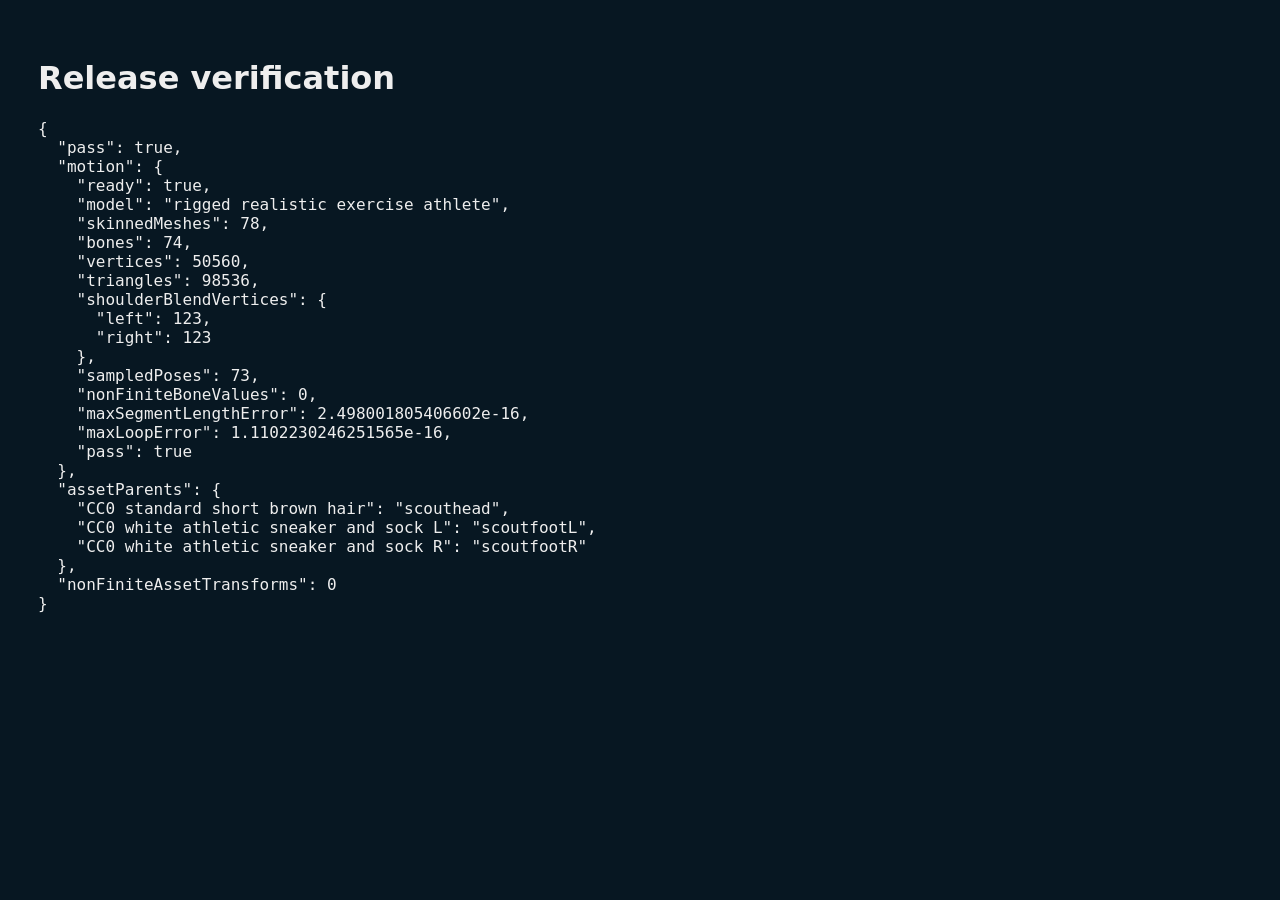
<file: verify.html>
<!doctype html><html lang="en"><meta charset="utf-8"><title>Checking release</title>
<body style="background:#071722;color:#eee;font:16px system-ui;padding:30px"><h1>Release verification</h1><pre id="result">Running…</pre>
<script type="module">
import {createMannequin} from './model.js';
const result = document.getElementById('result');
try {
  const model = createMannequin();
  await model.ready;
  const rig = model.inspectRig();
  const attached = {};
  model.mesh.traverse(o => {
    if (o.name.startsWith('CC0 ')) attached[o.name] = o.parent.name;
  });
  let invalidTransforms = 0;
  for (let i = 0; i <= 72; i++) {
    model.pose(i / 72 * Math.PI * 2);
    model.mesh.traverse(o => {
      if (o.name.startsWith('CC0 ')) {
        for (const n of o.matrixWorld.elements) if (!Number.isFinite(n)) invalidTransforms++;
      }
    });
  }
  const assetsPass = attached['CC0 standard short brown hair'] === 'scouthead'
    && attached['CC0 white athletic sneaker and sock L'] === 'scoutfootL'
    && attached['CC0 white athletic sneaker and sock R'] === 'scoutfootR'
    && invalidTransforms === 0;
  const report = {pass: rig.pass && assetsPass, motion: rig, assetParents: attached, nonFiniteAssetTransforms: invalidTransforms};
  result.textContent = JSON.stringify(report, null, 2);
  document.title = report.pass ? 'PASS — Release verification' : 'FAIL — Release verification';
} catch (error) {
  result.textContent = error.stack;
  document.title = 'FAIL — Release verification';
}
</script></body></html>
</file>
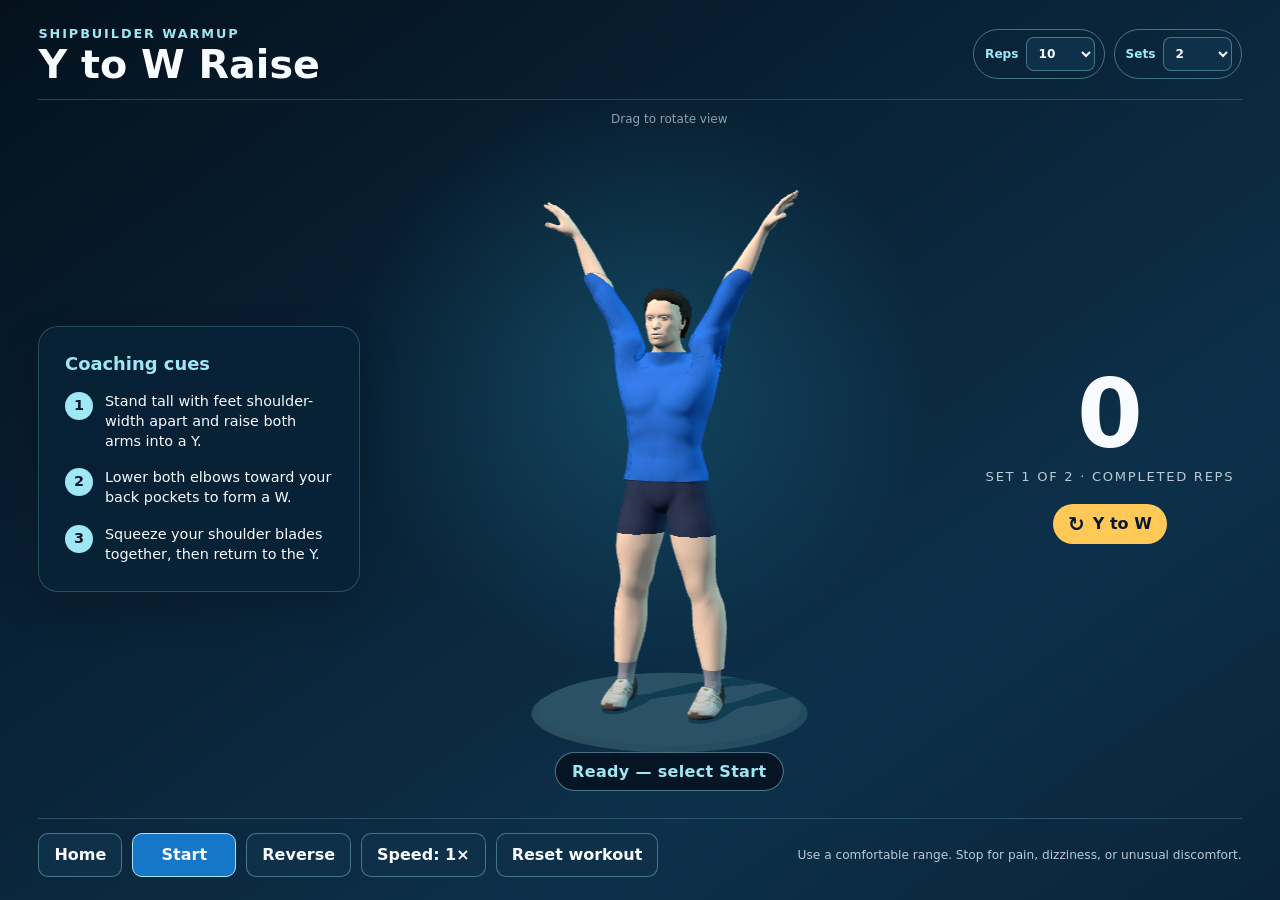
<file: y-to-w-raise.html>
<!doctype html>
<html lang="en">
<head>
  <meta charset="utf-8">
  <meta name="viewport" content="width=device-width, initial-scale=1, viewport-fit=cover">
  <meta name="theme-color" content="#061525">
  <title>Shipbuilder Warmup — Y to W Raise</title>
  <link rel="stylesheet" href="exercise-settings.css?v=1">
  <style>
    :root {
      color-scheme: dark;
      font-family: "Segoe UI", system-ui, -apple-system, BlinkMacSystemFont, sans-serif;
      --navy-950: #04111d;
      --navy-900: #061b2d;
      --navy-800: #0a2941;
      --navy-700: #103a58;
      --cyan-300: #9fe7f5;
      --cyan-400: #50c4e7;
      --blue-500: #1677c8;
      --gold: #ffc857;
      --white: #f8fbff;
      --muted: #b9cad8;
      --panel: rgba(8, 34, 54, .87);
      --line: rgba(159, 231, 245, .22);
    }

    * { box-sizing: border-box; }
    html, body { width: 100%; min-width: 320px; min-height: 100%; margin: 0; }
    body {
      min-height: 100dvh;
      overflow: hidden;
      color: var(--white);
      background:
        radial-gradient(circle at 50% 42%, rgba(34, 130, 163, .36), transparent 35%),
        linear-gradient(145deg, var(--navy-950), #0d304a 72%, #09243a);
    }
    button, .home-button { font: inherit; }

    .app {
      height: 100dvh;
      display: grid;
      grid-template-rows: auto minmax(0, 1fr) auto;
      padding: clamp(14px, 1.8vw, 28px) clamp(16px, 3vw, 48px);
    }

    header, footer {
      display: flex;
      align-items: center;
      justify-content: space-between;
      gap: 18px;
    }
    header { padding-bottom: 14px; border-bottom: 1px solid var(--line); }
    footer { padding-top: 14px; border-top: 1px solid var(--line); }
    .eyebrow {
      text-decoration: none;
      color: var(--cyan-300);
      font-weight: 750;
      font-size: clamp(.75rem, 1vw, .92rem);
      letter-spacing: .15em;
      text-transform: uppercase;
    }
    h1 { margin: 3px 0 0; font-size: clamp(1.9rem, 3.1vw, 3.5rem); line-height: 1; }
    .badge {
      flex: 0 0 auto;
      padding: 9px 15px;
      border: 1px solid rgba(159, 231, 245, .4);
      border-radius: 999px;
      color: var(--cyan-300);
      font-weight: 700;
      font-size: clamp(.82rem, 1vw, 1rem);
    }

    main {
      min-height: 0;
      display: grid;
      grid-template-columns: minmax(220px, .88fr) minmax(420px, 1.55fr) minmax(190px, .72fr);
      gap: clamp(14px, 2vw, 32px);
      align-items: center;
    }
    .panel {
      position: relative;
      z-index: 8;
      padding: clamp(18px, 2vw, 28px);
      border: 1px solid var(--line);
      border-radius: 20px;
      background: var(--panel);
      box-shadow: 0 18px 42px rgba(0, 0, 0, .18);
      backdrop-filter: blur(8px);
    }
    .panel h2 { margin: 0 0 18px; color: var(--cyan-300); font-size: clamp(1.1rem, 1.4vw, 1.45rem); }
    .cue { display: grid; grid-template-columns: 29px 1fr; gap: 11px; margin: 17px 0; font-size: clamp(.9rem, 1.12vw, 1.1rem); line-height: 1.38; }
    .cue:last-child { margin-bottom: 0; }
    .num { width: 28px; height: 28px; display: grid; place-items: center; border-radius: 50%; background: var(--cyan-300); color: #061525; font-weight: 850; }

    .stage {
      position: relative;
      min-width: 0;
      height: 100%;
      min-height: 420px;
      overflow: visible;
      isolation: isolate;
    }
    .three-stage { position: absolute; inset: 0; overflow: hidden; border-radius: 18px; }
    .three-stage canvas { width: 100%; height: 100%; display: block; touch-action: none; }
    .three-stage::after {
      content: "Drag to rotate view";
      position: absolute; top: 12px; left: 50%; transform: translateX(-50%);
      color: rgba(185, 202, 216, .75); font-size: .75rem; white-space: nowrap;
      pointer-events: none;
    }
    .render-error { margin: 30% auto 0; max-width: 340px; color: var(--gold); text-align: center; line-height: 1.5; }
    .ready-overlay {
      position: absolute;
      left: 50%; bottom: clamp(16px, 3vh, 38px);
      z-index: 9;
      transform: translateX(-50%);
      padding: 9px 16px;
      border: 1px solid rgba(159, 231, 245, .45);
      border-radius: 999px;
      background: rgba(4, 17, 29, .82);
      color: var(--cyan-300);
      font-weight: 700;
      letter-spacing: .02em;
      white-space: nowrap;
      transition: opacity .22s ease, transform .22s ease;
    }
    .has-started .ready-overlay { opacity: 0; transform: translate(-50%, 8px); }

    .rep { position: relative; z-index: 8; text-align: center; }
    .count { font-size: clamp(4.6rem, 7.4vw, 7rem); font-weight: 850; line-height: .85; font-variant-numeric: tabular-nums; }
    .label { margin-top: 14px; color: var(--muted); font-size: .82rem; letter-spacing: .13em; text-transform: uppercase; }
    .direction { display: inline-flex; align-items: center; gap: 8px; margin-top: 20px; padding: 10px 15px; border-radius: 999px; background: var(--gold); color: #071a2d; font-weight: 800; }
    .direction::before { content: "↻"; font-size: 1.25em; line-height: 1; }
    .reverse-mode .direction::before { content: "↺"; }

    .controls { display: flex; flex-wrap: wrap; gap: 10px; }
    button, .home-button {
      display: inline-flex;
      align-items: center;
      justify-content: center;
      min-height: 44px;
      padding: 9px 15px;
      border: 1px solid rgba(159, 231, 245, .38);
      border-radius: 10px;
      background: #0e3049;
      color: var(--white);
      font-weight: 700;
      cursor: pointer;
      text-decoration: none;
      transition: background .15s ease, border-color .15s ease, transform .15s ease;
    }
    button:hover, .home-button:hover { background: #164765; border-color: rgba(159, 231, 245, .72); }
    button:active, .home-button:active { transform: translateY(1px); }
    button:focus-visible, .home-button:focus-visible { outline: 3px solid var(--gold); outline-offset: 2px; }
    .primary { min-width: 104px; border-color: var(--cyan-300); background: var(--blue-500); }
    .primary:hover { background: #1d8ddd; }
    .safety { max-width: 540px; color: var(--muted); font-size: clamp(.76rem, .92vw, .88rem); line-height: 1.35; text-align: right; }
    .sr-only { position: absolute; width: 1px; height: 1px; padding: 0; margin: -1px; overflow: hidden; clip: rect(0,0,0,0); white-space: nowrap; border: 0; }

    @media (max-width: 1020px) {
      main { grid-template-columns: minmax(190px, .9fr) minmax(380px, 1.55fr); }
      .rep { position: absolute; right: clamp(18px, 3vw, 40px); top: 105px; }
      .count { font-size: clamp(3.8rem, 8vw, 5.2rem); }
      .direction { margin-top: 12px; }
      .safety { max-width: 340px; }
    }
    @media (max-width: 720px) {
      body { overflow: auto; }
      .app { min-height: 100dvh; height: auto; }
      header { align-items: flex-start; }
      .badge { max-width: 145px; text-align: center; }
      main { min-height: 590px; grid-template-columns: 1fr; }
      .panel { display: none; }
      .stage { min-height: 590px; }
      .rep { top: 102px; right: 18px; }
      footer { align-items: flex-start; flex-direction: column; }
      .controls { width: 100%; display: grid; grid-template-columns: repeat(2, minmax(0, 1fr)); }
      .safety { max-width: none; text-align: left; }
    }
    @media (max-height: 670px) and (min-width: 721px) {
      .app { padding-top: 10px; padding-bottom: 10px; }
      header { padding-bottom: 8px; }
      footer { padding-top: 8px; }
      .panel { padding: 16px; }
      .cue { margin: 10px 0; }
    }
    @media (prefers-reduced-motion: reduce) {
      button, .ready-overlay, .guide { transition: none; }
    }
  </style>
</head>
<body>
  <div class="app" id="app">
    <header>
      <div>
        <a class="eyebrow" href="index.html">Shipbuilder Warmup</a>
        <h1 id="exercise-title">Y to W Raise</h1>
      </div>
      <div class="workout-settings" aria-label="Exercise targets">
        <label class="setting-field">Reps <select id="target-reps" aria-label="Target repetitions"></select></label>
        <label class="setting-field">Sets <select id="target-sets" aria-label="Target sets"></select></label>
      </div>
    </header>

    <main>
      <section class="panel" aria-labelledby="coaching-title">
        <h2 id="coaching-title">Coaching cues</h2>
        <div id="cue-list"></div>
      </section>

      <section class="stage" id="stage" aria-label="Exercise demonstration">
        <div class="three-stage" id="three-stage" role="img" aria-label="Three-dimensional adult model demonstrating a Y to W raise"></div>
        <div class="ready-overlay" id="status">Ready — select Start</div>
      </section>

      <section class="rep" aria-label="Repetition status">
        <div class="count" id="count" aria-live="polite">0</div>
        <div class="label" id="progress-label">Set 1 of 2 · completed reps</div>
        <div class="direction" id="direction">Y to W</div>
      </section>
    </main>

    <footer>
      <div class="controls" aria-label="Exercise controls">
        <a class="home-button" href="index.html">Home</a>
        <button class="primary" id="toggle" type="button">Start</button>
        <button id="reverse" type="button">Reverse</button>
        <button id="speed" type="button">Speed: 1×</button>
        <button id="reset" type="button">Reset workout</button>
      </div>
      <div class="safety" id="safety-message">Use a comfortable range. Stop for pain, dizziness, or unusual discomfort.</div>
    </footer>
    <div class="sr-only" id="announcement" aria-live="polite"></div>
  </div>

  <script type="text/plain" id="retired-2d-controller">
    (() => {
      // Exercise-specific content and motion constants are kept together so a
      // later exercise can reuse the shell, controls, and timing controller.
      const exercise = {
        id: 'big-arm-circles',
        title: 'Big Arm Circles',
        repsPerDirection: 10,
        secondsPerRep: 4,
        speeds: [0.6, 1, 1.4],
        cues: [
          'Stand tall with feet shoulder-width apart.',
          'Keep arms long and shoulders relaxed.',
          'Use smooth, controlled circles through a comfortable range.'
        ],
        safety: 'Use a comfortable range. Stop for pain, dizziness, or unusual discomfort.'
      };

      const app = document.getElementById('app');
      const stage = document.getElementById('stage');
      const motionSpace = document.getElementById('motion-space');
      const leftArm = document.getElementById('left-arm');
      const rightArm = document.getElementById('right-arm');
      const torsoCore = document.getElementById('torso-core');
      const armSegments = {
        left: {
          upper: document.getElementById('left-upper'), forearm: document.getElementById('left-forearm'), hand: document.getElementById('left-hand'),
          shoulder: { x: 408, y: 466 }, outward: -1
        },
        right: {
          upper: document.getElementById('right-upper'), forearm: document.getElementById('right-forearm'), hand: document.getElementById('right-hand'),
          shoulder: { x: 592, y: 466 }, outward: 1
        }
      };

      // Paint the sleeve roots beneath the torso. This gives the upper body
      // a continuous silhouette; only forearms emerge from their cuffs.
      torsoCore.insertBefore(rightArm, torsoCore.firstChild);
      torsoCore.insertBefore(leftArm, torsoCore.firstChild);
      const count = document.getElementById('count');
      const directionLabel = document.getElementById('direction');
      const status = document.getElementById('status');
      const announcement = document.getElementById('announcement');
      const toggle = document.getElementById('toggle');
      const reverse = document.getElementById('reverse');
      const speed = document.getElementById('speed');
      const reset = document.getElementById('reset');

      const speeds = exercise.speeds;
      const baseSecondsPerRep = exercise.secondsPerRep;
      let speedIndex = 1;
      let started = false;
      let running = false;
      let direction = 1;
      let angle = 0;
      let distanceSinceRep = 0;
      let reps = 0;
      let lastTime = performance.now();

      document.getElementById('exercise-title').textContent = exercise.title;
      document.getElementById('rep-guidance').textContent = `${exercise.repsPerDirection} repetitions each direction`;
      document.getElementById('safety-message').textContent = exercise.safety;
      document.getElementById('cue-list').innerHTML = exercise.cues.map((cue, index) =>
        `<div class="cue"><span class="num">${index + 1}</span><span>${cue}</span></div>`
      ).join('');

      function resizeModel() {
        const rect = stage.getBoundingClientRect();
        const scale = Math.min(rect.height / 1400, rect.width / 1000, 0.52);
        motionSpace.style.setProperty('--model-scale', Math.max(scale, 0.18).toFixed(4));
      }

      function setPose() {
        const normalized = ((angle % 360) + 360) % 360;
        const phase = normalized * Math.PI / 180;
        const leftCircle = 62 * Math.sin(phase);
        const rightCircle = 62 * Math.sin(phase + Math.PI);
        const torsoRoll = 4.4 * Math.sin(phase);
        const torsoShift = 12 * Math.sin(phase);

        // The body and both shoulders are one hierarchy. Arms rotate around
        // their actual shoulder centres while the torso gently shifts and
        // rolls with the alternating freestyle rhythm from the reference.
        torsoCore.setAttribute('transform', `translate(${torsoShift} 0) rotate(${torsoRoll} 500 790)`);
        // Each arm is drawn from its shoulder through its elbow to its hand.
        // This endpoint model cannot shift a limb independently of its joint.
        const drawArm = (arm, sweep) => {
          const radians = sweep * Math.PI / 180;
          const shoulder = arm.shoulder;
          const elbow = {
            x: shoulder.x + (arm.outward * 145 * Math.cos(radians)),
            y: shoulder.y - (145 * Math.sin(radians))
          };
          const hand = {
            x: shoulder.x + (arm.outward * 305 * Math.cos(radians)),
            y: shoulder.y - (305 * Math.sin(radians))
          };
          const line = (element, start, end) => {
            element.setAttribute('x1', start.x); element.setAttribute('y1', start.y);
            element.setAttribute('x2', end.x); element.setAttribute('y2', end.y);
          };
          line(arm.upper, shoulder, elbow);
          line(arm.forearm, elbow, hand);
          arm.hand.setAttribute('cx', hand.x); arm.hand.setAttribute('cy', hand.y);
        };
        drawArm(armSegments.left, leftCircle);
        drawArm(armSegments.right, rightCircle);

        const leftBehind = Math.cos(phase) < 0;
        const rightBehind = !leftBehind;
        leftArm.classList.toggle('behind', leftBehind);
        rightArm.classList.toggle('behind', rightBehind);
      }

      function renderTime(now) {
        const delta = Math.min((now - lastTime) / 1000, 0.08);
        lastTime = now;
        if (running) {
          const degreesPerSecond = 360 / (baseSecondsPerRep / speeds[speedIndex]);
          const travel = degreesPerSecond * delta;
          angle += travel * direction;
          distanceSinceRep += travel;
          while (distanceSinceRep >= 360) {
            distanceSinceRep -= 360;
            reps += 1;
            count.textContent = reps;
            announcement.textContent = `Repetition ${reps} complete`;
          }
          setPose();
        }
        requestAnimationFrame(renderTime);
      }

      function setRunning(next) {
        if (!started) {
          started = true;
          app.classList.add('has-started');
        }
        running = next;
        toggle.textContent = running ? 'Pause' : 'Resume';
        status.textContent = running ? 'Exercise in progress' : 'Paused';
        announcement.textContent = running ? 'Exercise started' : 'Exercise paused';
      }

      toggle.addEventListener('click', () => setRunning(!running));
      reverse.addEventListener('click', () => {
        direction *= -1;
        distanceSinceRep = 0;
        const isForward = direction === 1;
        app.classList.toggle('reverse-mode', !isForward);
        directionLabel.textContent = isForward ? 'Forward circles' : 'Backward circles';
        announcement.textContent = isForward ? 'Forward direction selected' : 'Reverse direction selected';
      });
      speed.addEventListener('click', () => {
        speedIndex = (speedIndex + 1) % speeds.length;
        speed.textContent = `Speed: ${speeds[speedIndex]}×`;
        announcement.textContent = `Speed ${speeds[speedIndex]} times`;
      });
      reset.addEventListener('click', () => {
        reps = 0;
        distanceSinceRep = 0;
        count.textContent = '0';
        announcement.textContent = 'Repetition count reset';
      });

      document.addEventListener('keydown', (event) => {
        if (event.code === 'Space') { event.preventDefault(); toggle.click(); }
        else if (event.key.toLowerCase() === 'r') reverse.click();
        else if (event.key.toLowerCase() === 'f') document.documentElement.requestFullscreen?.();
      });
      window.addEventListener('resize', resizeModel);
      new ResizeObserver(resizeModel).observe(stage);
      resizeModel();
      setPose();
      requestAnimationFrame(renderTime);

      // Minimal diagnostic surface used by the POC's browser verification.
      // Upper-arm start points share the torso transform with their shoulder
      // anchors. This reports the actual endpoint error in model coordinates.
      window.__warmupPOC = {
        exercise,
        state: () => ({ started, running, direction, speed: speeds[speedIndex], reps, angle, distanceSinceRep }),
        setAngle: value => { angle = Number(value) || 0; setPose(); },
        connectionCheck: () => ({
          connected: [armSegments.left, armSegments.right].every(arm =>
            Math.abs(Number(arm.upper.getAttribute('x1')) - arm.shoulder.x) < .001 &&
            Math.abs(Number(arm.upper.getAttribute('y1')) - arm.shoulder.y) < .001
          ),
          maxShoulderGapPx: Math.max(...[armSegments.left, armSegments.right].map(arm => Math.hypot(
            Number(arm.upper.getAttribute('x1')) - arm.shoulder.x,
            Number(arm.upper.getAttribute('y1')) - arm.shoulder.y
          ))),
          torsoMovesWithArms: true,
          shoulderAnchors: ['left-arm → left shoulder', 'right-arm → right shoulder']
        })
      };
    })();
  </script>
  <script type="module" src="y-to-w-app.js?v=targets-1"></script>
</body>
</html>
</file>
<file: exercise-settings.css>
.workout-settings {
  display: flex;
  align-items: center;
  gap: 9px;
  flex: 0 0 auto;
}
.setting-field {
  display: grid;
  grid-template-columns: auto auto;
  align-items: center;
  gap: 7px;
  padding: 7px 9px 7px 11px;
  border: 1px solid rgba(159, 231, 245, .4);
  border-radius: 999px;
  color: #9fe7f5;
  font-size: clamp(.76rem, .92vw, .9rem);
  font-weight: 750;
  white-space: nowrap;
}
.setting-field select {
  min-width: 52px;
  min-height: 34px;
  padding: 3px 22px 3px 8px;
  border: 1px solid rgba(159, 231, 245, .38);
  border-radius: 8px;
  background: #0e3049;
  color: #f8fbff;
  font: inherit;
  cursor: pointer;
}
.setting-field select:focus-visible { outline: 3px solid #ffc857; outline-offset: 2px; }
@media (max-width: 720px) {
  .workout-settings { gap: 6px; }
  .setting-field { grid-template-columns: 1fr; gap: 2px; padding: 6px 8px; border-radius: 12px; text-align: center; }
  .setting-field select { min-width: 58px; }
}
</file>
